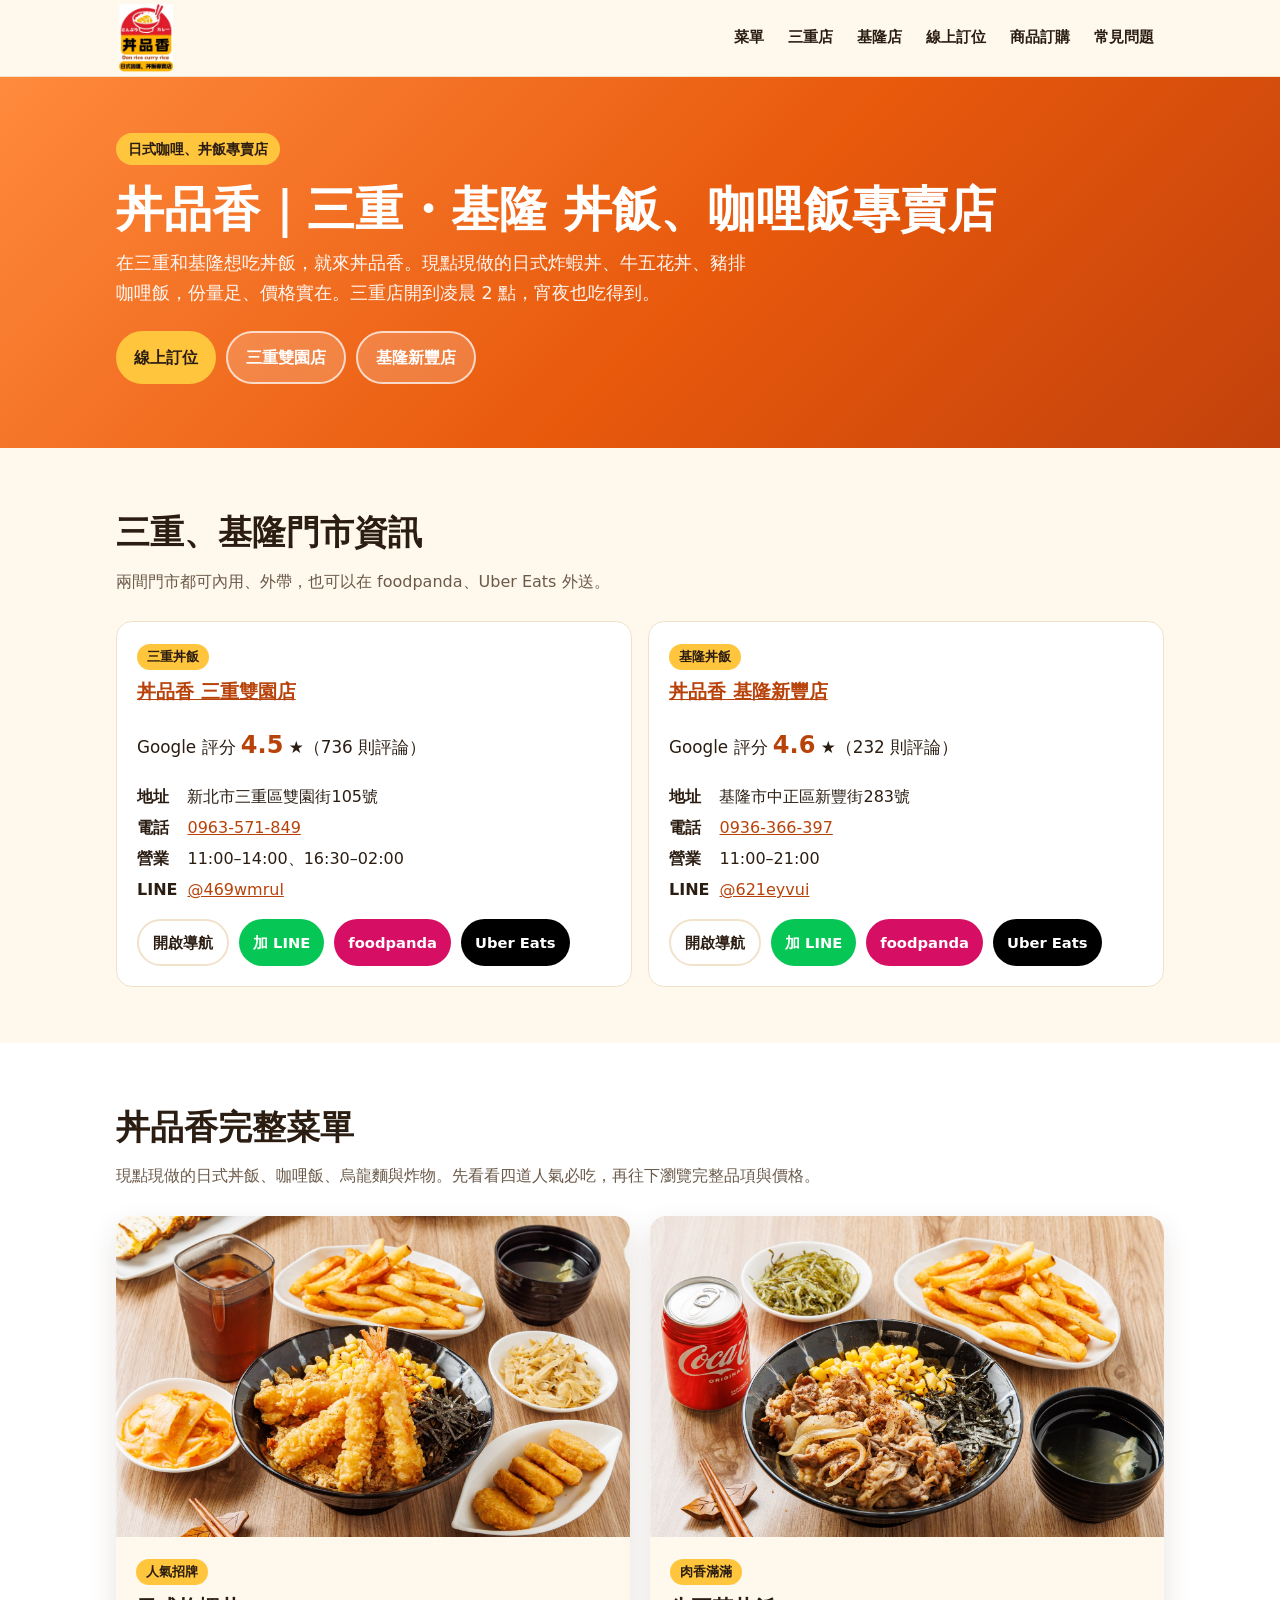
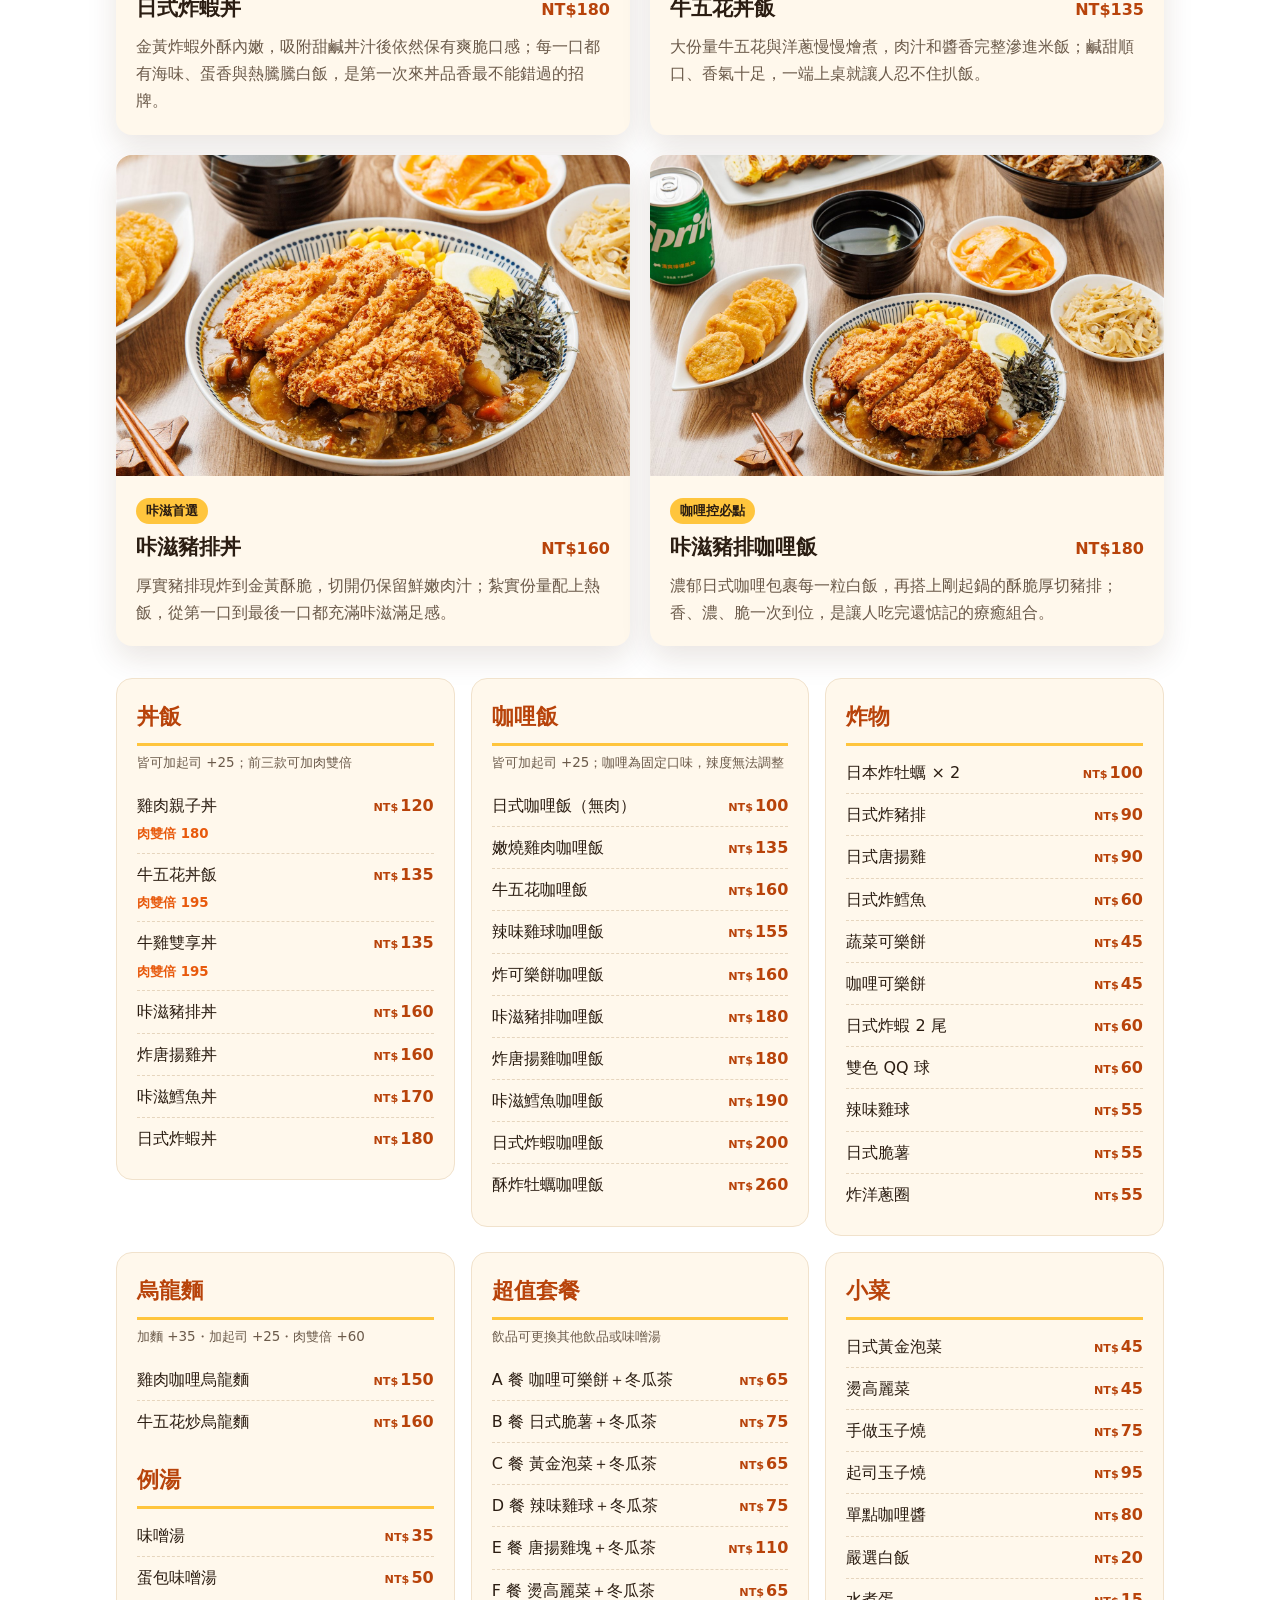
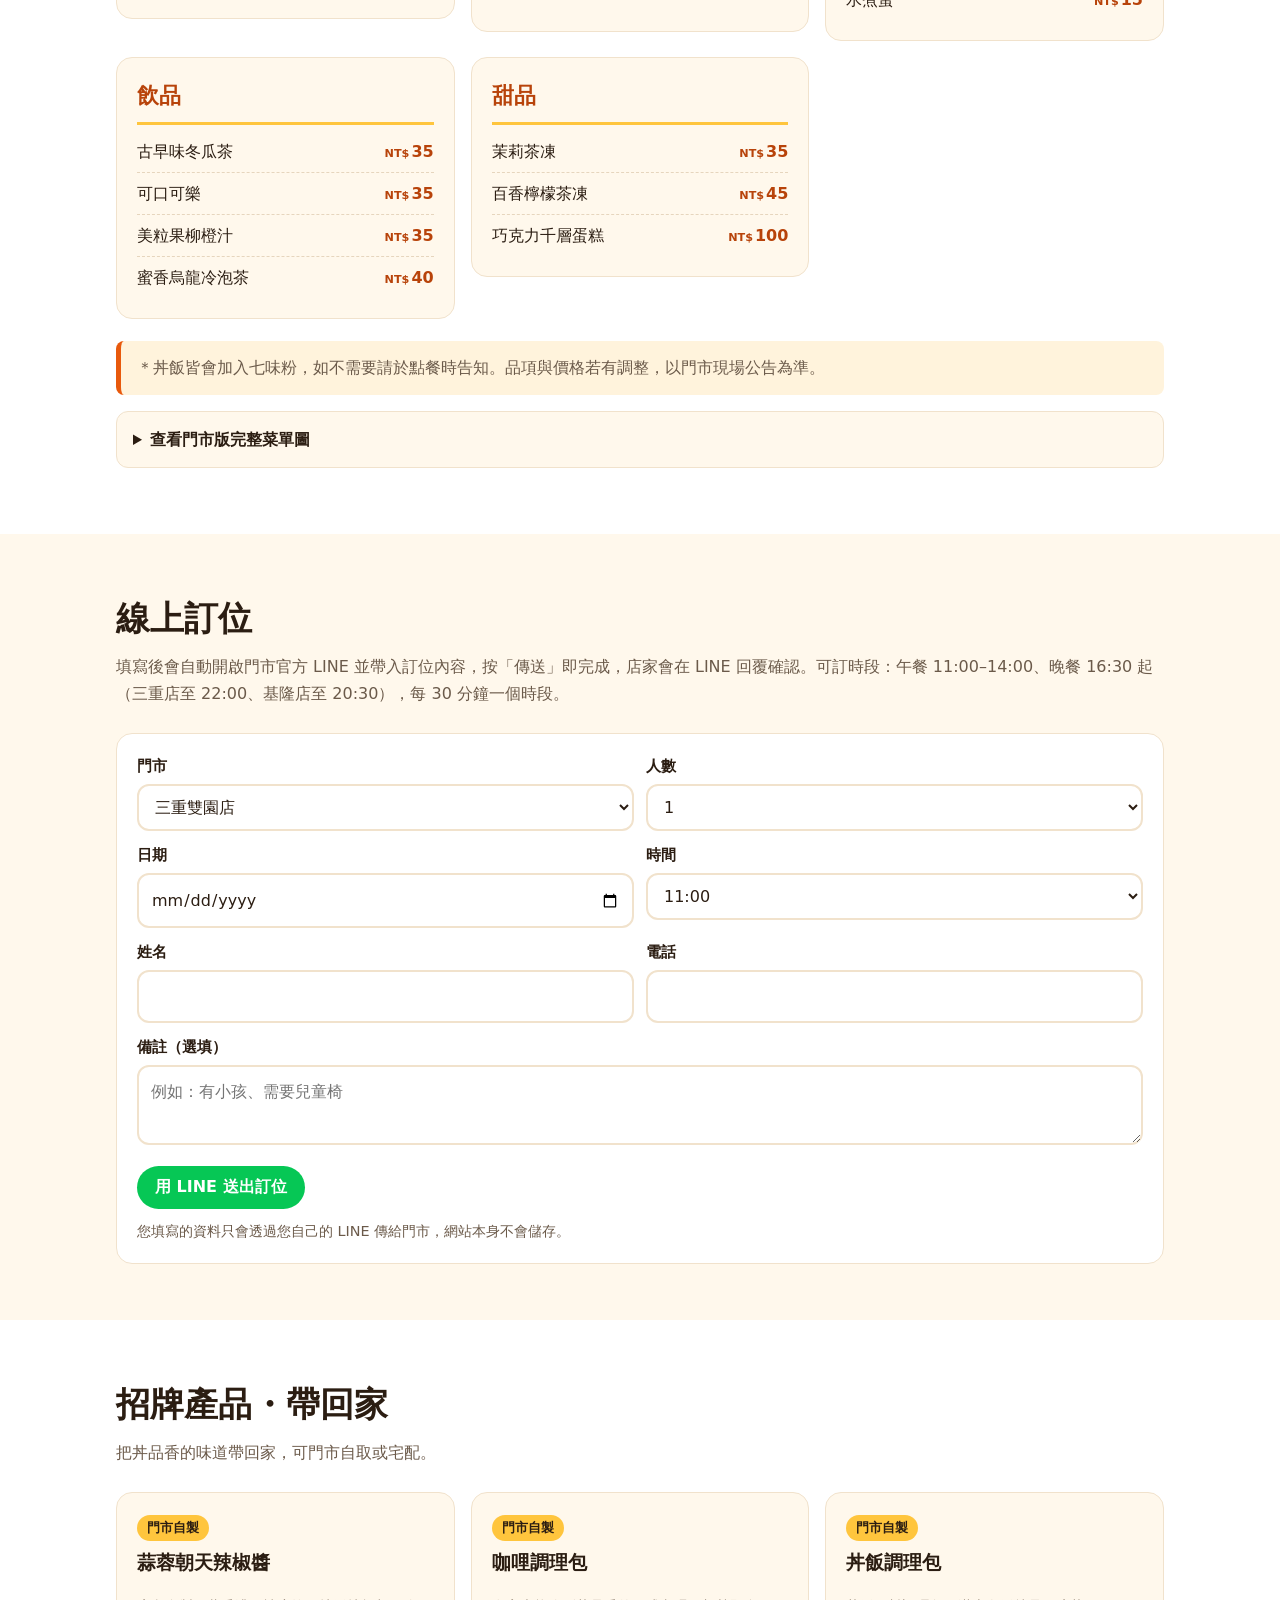
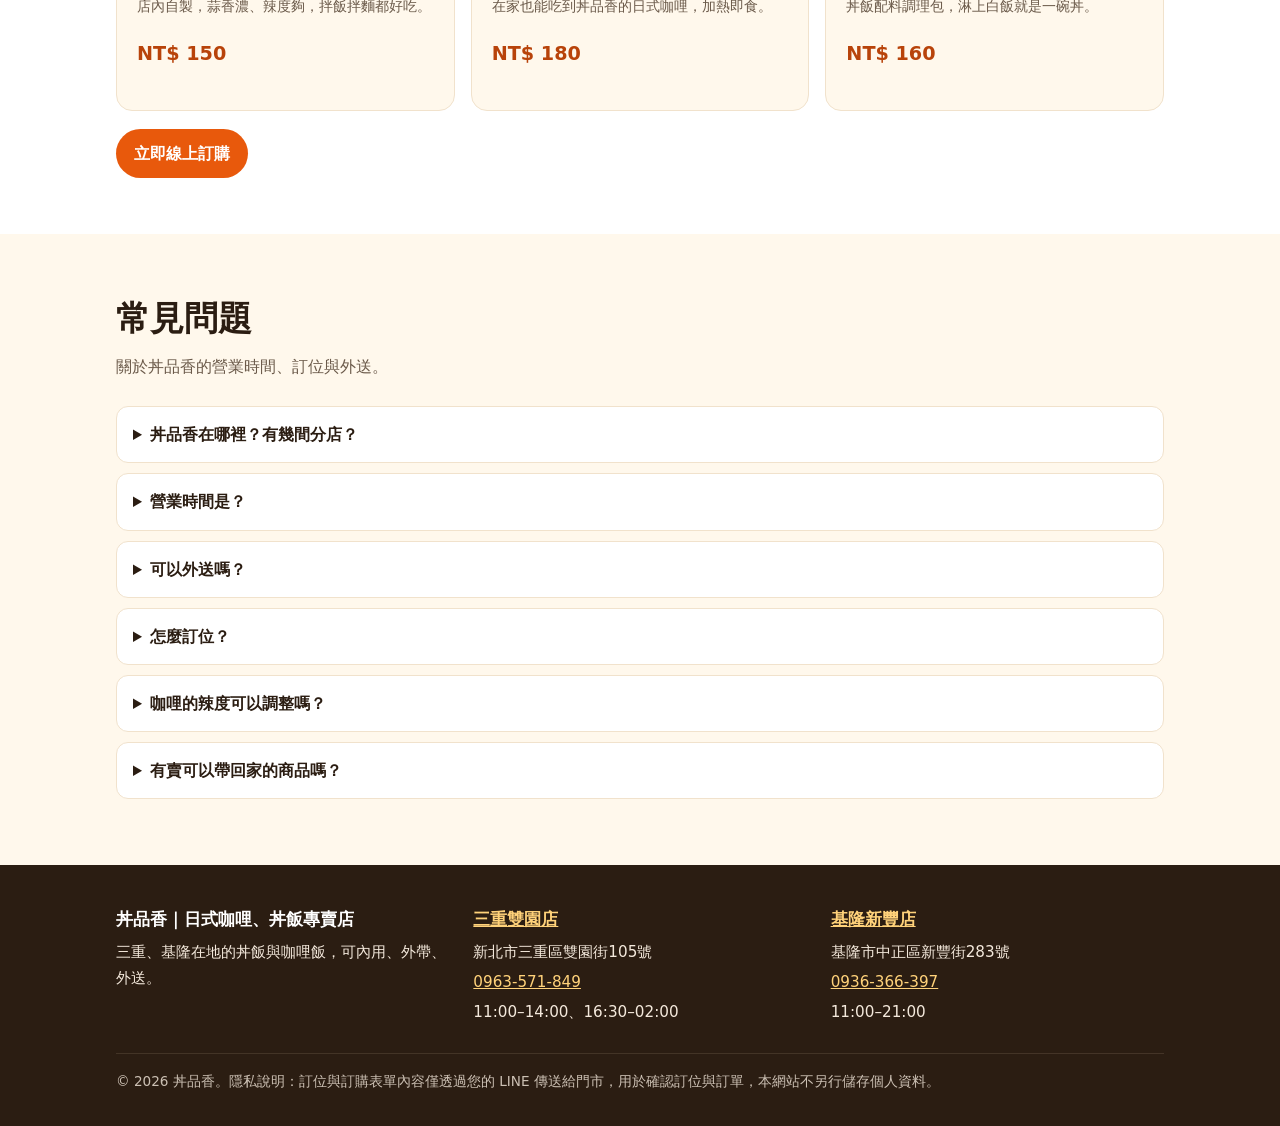
<file: index.html>
<!doctype html>
<html lang="zh-Hant-TW">
<head>
<meta charset="utf-8">
<meta name="viewport" content="width=device-width,initial-scale=1">
<title>丼品香｜三重・基隆 丼飯咖哩飯專賣店｜線上訂位・外送</title>
<meta name="description" content="丼品香是三重、基隆的日式丼飯與咖哩飯專賣店。三重雙園店營業到凌晨2點，基隆新豐店位於新豐街。招牌日式炸蝦丼、牛五花丼、豬排咖哩飯，可線上訂位、外帶、foodpanda／Uber Eats 外送。">
<link rel="canonical" href="https://www.currytaipei.com.tw/">
<meta name="robots" content="index,follow,max-image-preview:large">
<meta name="theme-color" content="#e8590c">
<meta property="og:type" content="restaurant">
<meta property="og:site_name" content="丼品香">
<meta property="og:locale" content="zh_TW">
<meta property="og:title" content="丼品香｜三重・基隆 丼飯咖哩飯專賣店｜線上訂位・外送">
<meta property="og:description" content="丼品香是三重、基隆的日式丼飯與咖哩飯專賣店。三重雙園店營業到凌晨2點，基隆新豐店位於新豐街。招牌日式炸蝦丼、牛五花丼、豬排咖哩飯，可線上訂位、外帶、foodpanda／Uber Eats 外送。">
<meta property="og:url" content="https://www.currytaipei.com.tw/">
<meta property="og:image" content="https://www.currytaipei.com.tw/og-image.png">
<meta property="og:image:width" content="1200"><meta property="og:image:height" content="630">
<meta name="twitter:card" content="summary_large_image">
<link rel="icon" href="/favicon.svg" type="image/svg+xml">
<link rel="apple-touch-icon" href="/favicon-512.png">
<link rel="stylesheet" href="/assets/style.css">
<script type="application/ld+json">{"@context": "https://schema.org", "@graph": [{"@type": "Organization", "@id": "https://www.currytaipei.com.tw/#org", "name": "丼品香", "alternateName": "丼品香 日式咖哩丼飯專賣店", "url": "https://www.currytaipei.com.tw/", "logo": "https://www.currytaipei.com.tw/favicon-512.png", "slogan": "日式咖哩、丼飯專賣店"}, {"@type": "WebSite", "@id": "https://www.currytaipei.com.tw/#website", "url": "https://www.currytaipei.com.tw/", "name": "丼品香", "inLanguage": "zh-TW", "publisher": {"@id": "https://www.currytaipei.com.tw/#org"}}, {"@type": "Restaurant", "@id": "https://www.currytaipei.com.tw/sanchong/#restaurant", "name": "丼品香 三重雙園店", "alternateName": ["丼品香", "丼品香 三重"], "description": "丼品香三重雙園店，三重日式丼飯、咖哩飯專賣店。招牌日式炸蝦丼、牛五花丼、豬排咖哩飯，可內用、外帶、外送。", "url": "https://www.currytaipei.com.tw/sanchong/", "telephone": "+886-963-571-849", "image": "https://www.currytaipei.com.tw/og-image.png", "servesCuisine": ["丼飯", "日式咖哩", "日式料理"], "priceRange": "$", "address": {"@type": "PostalAddress", "streetAddress": "雙園街105號", "addressLocality": "三重區", "addressRegion": "新北市", "postalCode": "241", "addressCountry": "TW"}, "hasMap": "https://www.google.com/maps/search/?api=1&query=丼品香+新北市三重區雙園街105號", "openingHoursSpecification": [{"@type": "OpeningHoursSpecification", "dayOfWeek": ["Monday", "Tuesday", "Wednesday", "Thursday", "Friday", "Saturday", "Sunday"], "opens": "11:00", "closes": "14:00"}, {"@type": "OpeningHoursSpecification", "dayOfWeek": ["Monday", "Tuesday", "Wednesday", "Thursday", "Friday", "Saturday", "Sunday"], "opens": "16:30", "closes": "02:00"}], "acceptsReservations": true, "menu": "https://www.currytaipei.com.tw/sanchong/#menu", "areaServed": "三重", "sameAs": ["https://www.foodpanda.com.tw/restaurant/i2x5/jing-pin-xiang", "https://www.ubereats.com/tw/store/%E4%B8%BC%E5%93%81%E9%A6%99-%E4%B8%BC%E9%A3%AF%E5%92%96%E5%93%A9%E9%A3%AF%E5%B0%88%E8%B3%A3-%E4%B8%89%E9%87%8D%E5%BA%97/HFAEr3odXqOGn_Exjzl7ng", "https://line.me/R/ti/p/@469wmrul"], "parentOrganization": {"@id": "https://www.currytaipei.com.tw/#org"}}, {"@type": "Restaurant", "@id": "https://www.currytaipei.com.tw/keelung/#restaurant", "name": "丼品香 基隆新豐店", "alternateName": ["丼品香", "丼品香 基隆"], "description": "丼品香基隆新豐店，基隆日式丼飯、咖哩飯專賣店。招牌日式炸蝦丼、牛五花丼、豬排咖哩飯，可內用、外帶、外送。", "url": "https://www.currytaipei.com.tw/keelung/", "telephone": "+886-936-366-397", "image": "https://www.currytaipei.com.tw/og-image.png", "servesCuisine": ["丼飯", "日式咖哩", "日式料理"], "priceRange": "$", "address": {"@type": "PostalAddress", "streetAddress": "新豐街283號", "addressLocality": "中正區", "addressRegion": "基隆市", "postalCode": "202", "addressCountry": "TW"}, "hasMap": "https://www.google.com/maps/search/?api=1&query=丼品香+基隆市中正區新豐街283號", "openingHoursSpecification": [{"@type": "OpeningHoursSpecification", "dayOfWeek": ["Monday", "Tuesday", "Wednesday", "Thursday", "Friday", "Saturday", "Sunday"], "opens": "11:00", "closes": "21:00"}], "acceptsReservations": true, "menu": "https://www.currytaipei.com.tw/keelung/#menu", "areaServed": "基隆", "sameAs": ["https://www.foodpanda.com.tw/restaurant/ixo3/jing-pin-xiang-ji-long-xin-feng-dian", "https://www.ubereats.com/tw/store/%E4%B8%BC%E5%93%81%E9%A6%99-%E5%9F%BA%E9%9A%86%E6%96%B0%E8%B1%90%E5%BA%97/AlehlFl3X2Wnk4hs9MSs-w", "https://line.me/R/ti/p/@621eyvui"], "parentOrganization": {"@id": "https://www.currytaipei.com.tw/#org"}}]}</script>
<script type="application/ld+json">{"@context": "https://schema.org", "@type": "FAQPage", "mainEntity": [{"@type": "Question", "name": "丼品香在哪裡？有幾間分店？", "acceptedAnswer": {"@type": "Answer", "text": "目前有兩間門市：三重雙園店（新北市三重區雙園街105號）與基隆新豐店（基隆市中正區新豐街283號）。"}}, {"@type": "Question", "name": "營業時間是？", "acceptedAnswer": {"@type": "Answer", "text": "三重雙園店 11:00–14:00、16:30–02:00；基隆新豐店 11:00–21:00。實際營業與公休以各店官方 LINE 公告為準。"}}, {"@type": "Question", "name": "可以外送嗎？", "acceptedAnswer": {"@type": "Answer", "text": "可以，兩間門市都有上架 foodpanda 與 Uber Eats，也可以外帶。"}}, {"@type": "Question", "name": "怎麼訂位？", "acceptedAnswer": {"@type": "Answer", "text": "在網站「線上訂位」填寫資料，系統會開啟該門市的官方 LINE 並帶入訂位內容，按傳送即完成，店家會以 LINE 回覆確認。"}}, {"@type": "Question", "name": "咖哩的辣度可以調整嗎？", "acceptedAnswer": {"@type": "Answer", "text": "咖哩為固定口味，辣度無法調整；怕辣的朋友可以選擇丼飯類，想加辣可以搭配店內的蒜蓉朝天辣椒醬。"}}, {"@type": "Question", "name": "有賣可以帶回家的商品嗎？", "acceptedAnswer": {"@type": "Answer", "text": "有，蒜蓉朝天辣椒醬、咖哩調理包、丼飯調理包，可以在「商品訂購」頁面透過 LINE 下單，門市自取或宅配。"}}]}</script>
</head>
<body>
<header class="site-header"><div class="wrap">
<a class="logo" href="/" aria-label="丼品香 首頁"><img src="/assets/logo-donpinxiang.png" width="502" height="632" alt="丼品香 日式咖哩、丼飯專賣店"></a>
<nav class="nav" aria-label="主選單">
<a href="/#menu">菜單</a><a href="/sanchong/">三重店</a><a href="/keelung/">基隆店</a><a href="/#booking">線上訂位</a><a href="/shop/">商品訂購</a><a href="/#faq">常見問題</a>
</nav></div></header>
<main>
<section class="hero"><div class="wrap">
<span class="eyebrow">日式咖哩、丼飯專賣店</span>
<h1>丼品香｜三重・基隆 丼飯、咖哩飯專賣店</h1>
<p>在三重和基隆想吃丼飯，就來丼品香。現點現做的日式炸蝦丼、牛五花丼、豬排咖哩飯，份量足、價格實在。三重店開到凌晨 2 點，宵夜也吃得到。</p>
<div class="btns"><a class="btn btn-primary" href="#booking">線上訂位</a><a class="btn btn-ghost" href="/sanchong/">三重雙園店</a><a class="btn btn-ghost" href="/keelung/">基隆新豐店</a></div>
</div></section>
<section id="stores"><div class="wrap">
<h2>三重、基隆門市資訊</h2>
<p class="lead">兩間門市都可內用、外帶，也可以在 foodpanda、Uber Eats 外送。</p>
<div class="grid g2"><article class="card store">
<span class="tag">三重丼飯</span>
<h3><a href="/sanchong/">丼品香 三重雙園店</a></h3>
<p class="rating">Google 評分 <b>4.5</b> ★（736 則評論）</p>
<dl>
<dt>地址</dt><dd>新北市三重區雙園街105號</dd>
<dt>電話</dt><dd><a href="tel:0963571849">0963-571-849</a></dd>
<dt>營業</dt><dd>11:00–14:00、16:30–02:00</dd>
<dt>LINE</dt><dd><a href="https://line.me/R/ti/p/@469wmrul" rel="noopener">@469wmrul</a></dd>
</dl>
<div class="btns">
<a class="btn btn-map" href="https://www.google.com/maps/search/?api=1&query=丼品香+新北市三重區雙園街105號" target="_blank" rel="noopener">開啟導航</a>
<a class="btn btn-line" href="https://line.me/R/ti/p/@469wmrul" target="_blank" rel="noopener">加 LINE</a>
<a class="btn btn-panda" href="https://www.foodpanda.com.tw/restaurant/i2x5/jing-pin-xiang" target="_blank" rel="noopener">foodpanda</a>
<a class="btn btn-uber" href="https://www.ubereats.com/tw/store/%E4%B8%BC%E5%93%81%E9%A6%99-%E4%B8%BC%E9%A3%AF%E5%92%96%E5%93%A9%E9%A3%AF%E5%B0%88%E8%B3%A3-%E4%B8%89%E9%87%8D%E5%BA%97/HFAEr3odXqOGn_Exjzl7ng" target="_blank" rel="noopener">Uber Eats</a>
</div></article><article class="card store">
<span class="tag">基隆丼飯</span>
<h3><a href="/keelung/">丼品香 基隆新豐店</a></h3>
<p class="rating">Google 評分 <b>4.6</b> ★（232 則評論）</p>
<dl>
<dt>地址</dt><dd>基隆市中正區新豐街283號</dd>
<dt>電話</dt><dd><a href="tel:0936366397">0936-366-397</a></dd>
<dt>營業</dt><dd>11:00–21:00</dd>
<dt>LINE</dt><dd><a href="https://line.me/R/ti/p/@621eyvui" rel="noopener">@621eyvui</a></dd>
</dl>
<div class="btns">
<a class="btn btn-map" href="https://www.google.com/maps/search/?api=1&query=丼品香+基隆市中正區新豐街283號" target="_blank" rel="noopener">開啟導航</a>
<a class="btn btn-line" href="https://line.me/R/ti/p/@621eyvui" target="_blank" rel="noopener">加 LINE</a>
<a class="btn btn-panda" href="https://www.foodpanda.com.tw/restaurant/ixo3/jing-pin-xiang-ji-long-xin-feng-dian" target="_blank" rel="noopener">foodpanda</a>
<a class="btn btn-uber" href="https://www.ubereats.com/tw/store/%E4%B8%BC%E5%93%81%E9%A6%99-%E5%9F%BA%E9%9A%86%E6%96%B0%E8%B1%90%E5%BA%97/AlehlFl3X2Wnk4hs9MSs-w" target="_blank" rel="noopener">Uber Eats</a>
</div></article></div>
</div></section>
<section id="menu" class="alt"><div class="wrap">
<h2>丼品香完整菜單</h2>
<p class="lead">現點現做的日式丼飯、咖哩飯、烏龍麵與炸物。先看看四道人氣必吃，再往下瀏覽完整品項與價格。</p>

<div class="featured-menu">
<article class="featured-dish card"><img src="/assets/menu-shrimp-don.jpg" width="1600" height="1067" alt="丼品香日式炸蝦丼，金黃炸蝦搭配海苔、玉米與丼飯" loading="lazy"><div class="featured-copy"><span class="tag">人氣招牌</span><h3>日式炸蝦丼 <strong>NT$180</strong></h3><p>金黃炸蝦外酥內嫩，吸附甜鹹丼汁後依然保有爽脆口感；每一口都有海味、蛋香與熱騰騰白飯，是第一次來丼品香最不能錯過的招牌。</p></div></article>
<article class="featured-dish card"><img src="/assets/menu-beef-don.jpg" width="1600" height="1067" alt="丼品香牛五花丼，牛五花與洋蔥鋪滿白飯" loading="lazy"><div class="featured-copy"><span class="tag">肉香滿滿</span><h3>牛五花丼飯 <strong>NT$135</strong></h3><p>大份量牛五花與洋蔥慢慢燴煮，肉汁和醬香完整滲進米飯；鹹甜順口、香氣十足，一端上桌就讓人忍不住扒飯。</p></div></article>
<article class="featured-dish card"><img src="/assets/menu-pork-don.jpg" width="1600" height="1067" alt="丼品香咔滋豬排丼，厚切炸豬排酥脆多汁" loading="lazy"><div class="featured-copy"><span class="tag">咔滋首選</span><h3>咔滋豬排丼 <strong>NT$160</strong></h3><p>厚實豬排現炸到金黃酥脆，切開仍保留鮮嫩肉汁；紮實份量配上熱飯，從第一口到最後一口都充滿咔滋滿足感。</p></div></article>
<article class="featured-dish card"><img src="/assets/menu-pork-curry.jpg" width="1600" height="1067" alt="丼品香咔滋豬排咖哩飯，現炸豬排搭配濃郁日式咖哩" loading="lazy"><div class="featured-copy"><span class="tag">咖哩控必點</span><h3>咔滋豬排咖哩飯 <strong>NT$180</strong></h3><p>濃郁日式咖哩包裹每一粒白飯，再搭上剛起鍋的酥脆厚切豬排；香、濃、脆一次到位，是讓人吃完還惦記的療癒組合。</p></div></article>
</div>

<div class="menu-groups" aria-label="完整菜單與價格">
<article class="menu-group"><h3>丼飯</h3><p class="menu-extra">皆可加起司 +25；前三款可加肉雙倍</p><ul class="price-list"><li><span>雞肉親子丼</span><b>120</b><small>肉雙倍 180</small></li><li><span>牛五花丼飯</span><b>135</b><small>肉雙倍 195</small></li><li><span>牛雞雙享丼</span><b>135</b><small>肉雙倍 195</small></li><li><span>咔滋豬排丼</span><b>160</b></li><li><span>炸唐揚雞丼</span><b>160</b></li><li><span>咔滋鱈魚丼</span><b>170</b></li><li><span>日式炸蝦丼</span><b>180</b></li></ul></article>
<article class="menu-group"><h3>咖哩飯</h3><p class="menu-extra">皆可加起司 +25；咖哩為固定口味，辣度無法調整</p><ul class="price-list"><li><span>日式咖哩飯（無肉）</span><b>100</b></li><li><span>嫩燒雞肉咖哩飯</span><b>135</b></li><li><span>牛五花咖哩飯</span><b>160</b></li><li><span>辣味雞球咖哩飯</span><b>155</b></li><li><span>炸可樂餅咖哩飯</span><b>160</b></li><li><span>咔滋豬排咖哩飯</span><b>180</b></li><li><span>炸唐揚雞咖哩飯</span><b>180</b></li><li><span>咔滋鱈魚咖哩飯</span><b>190</b></li><li><span>日式炸蝦咖哩飯</span><b>200</b></li><li><span>酥炸牡蠣咖哩飯</span><b>260</b></li></ul></article>
<article class="menu-group"><h3>炸物</h3><ul class="price-list"><li><span>日本炸牡蠣 × 2</span><b>100</b></li><li><span>日式炸豬排</span><b>90</b></li><li><span>日式唐揚雞</span><b>90</b></li><li><span>日式炸鱈魚</span><b>60</b></li><li><span>蔬菜可樂餅</span><b>45</b></li><li><span>咖哩可樂餅</span><b>45</b></li><li><span>日式炸蝦 2 尾</span><b>60</b></li><li><span>雙色 QQ 球</span><b>60</b></li><li><span>辣味雞球</span><b>55</b></li><li><span>日式脆薯</span><b>55</b></li><li><span>炸洋蔥圈</span><b>55</b></li></ul></article>
<article class="menu-group"><h3>烏龍麵</h3><p class="menu-extra">加麵 +35・加起司 +25・肉雙倍 +60</p><ul class="price-list"><li><span>雞肉咖哩烏龍麵</span><b>150</b></li><li><span>牛五花炒烏龍麵</span><b>160</b></li></ul><h3 class="subhead">例湯</h3><ul class="price-list"><li><span>味噌湯</span><b>35</b></li><li><span>蛋包味噌湯</span><b>50</b></li></ul></article>
<article class="menu-group"><h3>超值套餐</h3><p class="menu-extra">飲品可更換其他飲品或味噌湯</p><ul class="price-list"><li><span>A 餐 咖哩可樂餅＋冬瓜茶</span><b>65</b></li><li><span>B 餐 日式脆薯＋冬瓜茶</span><b>75</b></li><li><span>C 餐 黃金泡菜＋冬瓜茶</span><b>65</b></li><li><span>D 餐 辣味雞球＋冬瓜茶</span><b>75</b></li><li><span>E 餐 唐揚雞塊＋冬瓜茶</span><b>110</b></li><li><span>F 餐 燙高麗菜＋冬瓜茶</span><b>65</b></li></ul></article>
<article class="menu-group"><h3>小菜</h3><ul class="price-list"><li><span>日式黃金泡菜</span><b>45</b></li><li><span>燙高麗菜</span><b>45</b></li><li><span>手做玉子燒</span><b>75</b></li><li><span>起司玉子燒</span><b>95</b></li><li><span>單點咖哩醬</span><b>80</b></li><li><span>嚴選白飯</span><b>20</b></li><li><span>水煮蛋</span><b>15</b></li></ul></article>
<article class="menu-group"><h3>飲品</h3><ul class="price-list"><li><span>古早味冬瓜茶</span><b>35</b></li><li><span>可口可樂</span><b>35</b></li><li><span>美粒果柳橙汁</span><b>35</b></li><li><span>蜜香烏龍冷泡茶</span><b>40</b></li></ul></article>
<article class="menu-group"><h3>甜品</h3><ul class="price-list"><li><span>茉莉茶凍</span><b>35</b></li><li><span>百香檸檬茶凍</span><b>45</b></li><li><span>巧克力千層蛋糕</span><b>100</b></li></ul></article>
</div>
<p class="menu-note">＊丼飯皆會加入七味粉，如不需要請於點餐時告知。品項與價格若有調整，以門市現場公告為準。</p>
<details class="menu-board"><summary>查看門市版完整菜單圖</summary><img src="/assets/menu-board.png" width="1414" height="2000" alt="丼品香完整菜單，包含丼飯、咖哩飯、炸物、烏龍麵、小菜、飲品與甜品價格" loading="lazy"></details>
</div></section>
<section id="booking"><div class="wrap">
<h2>線上訂位</h2>
<p class="lead">填寫後會自動開啟門市官方 LINE 並帶入訂位內容，按「傳送」即完成，店家會在 LINE 回覆確認。可訂時段：午餐 11:00–14:00、晚餐 16:30 起（三重店至 22:00、基隆店至 20:30），每 30 分鐘一個時段。</p>
<form id="booking-form" class="card">
<div class="row">
<div><label for="b-store">門市</label><select id="b-store" name="store"><option value="sanchong" selected>三重雙園店</option><option value="keelung">基隆新豐店</option></select></div>
<div><label for="b-people">人數</label><select id="b-people" name="people"><option>1</option><option>2</option><option>3</option><option>4</option><option>5</option><option>6</option><option>7</option><option>8</option><option>9</option><option>10</option></select></div>
</div>
<div class="row">
<div><label for="b-date">日期</label><input id="b-date" name="date" type="date" required></div>
<div><label for="b-time">時間</label><select id="b-time" name="time" required></select></div>
</div>
<div class="row">
<div><label for="b-name">姓名</label><input id="b-name" name="name" autocomplete="name" required></div>
<div><label for="b-phone">電話</label><input id="b-phone" name="phone" type="tel" autocomplete="tel" required></div>
</div>
<div class="row"><div><label for="b-note">備註（選填）</label><textarea id="b-note" name="note" rows="2" placeholder="例如：有小孩、需要兒童椅"></textarea></div></div>
<button class="btn btn-line" type="submit">用 LINE 送出訂位</button>
<p class="note" style="margin:10px 0 0">您填寫的資料只會透過您自己的 LINE 傳給門市，網站本身不會儲存。</p>
<div id="booking-msg" class="form-msg" role="status"></div>
</form></div></section>
<section id="products" class="alt"><div class="wrap">
<h2>招牌產品・帶回家</h2>
<p class="lead">把丼品香的味道帶回家，可門市自取或宅配。</p>
<div class="grid g3"><article class="card"><span class="tag">門市自製</span><h3>蒜蓉朝天辣椒醬</h3><p class="note">店內自製，蒜香濃、辣度夠，拌飯拌麵都好吃。</p><p class="price">NT$ 150</p></article><article class="card"><span class="tag">門市自製</span><h3>咖哩調理包</h3><p class="note">在家也能吃到丼品香的日式咖哩，加熱即食。</p><p class="price">NT$ 180</p></article><article class="card"><span class="tag">門市自製</span><h3>丼飯調理包</h3><p class="note">丼飯配料調理包，淋上白飯就是一碗丼。</p><p class="price">NT$ 160</p></article></div>
<div class="btns" style="margin-top:18px"><a class="btn btn-brand" href="/shop/">立即線上訂購</a></div>
</div></section>
<section id="faq"><div class="wrap"><h2>常見問題</h2><p class="lead">關於丼品香的營業時間、訂位與外送。</p><details><summary>丼品香在哪裡？有幾間分店？</summary><p>目前有兩間門市：三重雙園店（新北市三重區雙園街105號）與基隆新豐店（基隆市中正區新豐街283號）。</p></details><details><summary>營業時間是？</summary><p>三重雙園店 11:00–14:00、16:30–02:00；基隆新豐店 11:00–21:00。實際營業與公休以各店官方 LINE 公告為準。</p></details><details><summary>可以外送嗎？</summary><p>可以，兩間門市都有上架 foodpanda 與 Uber Eats，也可以外帶。</p></details><details><summary>怎麼訂位？</summary><p>在網站「線上訂位」填寫資料，系統會開啟該門市的官方 LINE 並帶入訂位內容，按傳送即完成，店家會以 LINE 回覆確認。</p></details><details><summary>咖哩的辣度可以調整嗎？</summary><p>咖哩為固定口味，辣度無法調整；怕辣的朋友可以選擇丼飯類，想加辣可以搭配店內的蒜蓉朝天辣椒醬。</p></details><details><summary>有賣可以帶回家的商品嗎？</summary><p>有，蒜蓉朝天辣椒醬、咖哩調理包、丼飯調理包，可以在「商品訂購」頁面透過 LINE 下單，門市自取或宅配。</p></details></div></section>
</main>
<footer><div class="wrap">
<div class="grid g3">
<div><h3>丼品香｜日式咖哩、丼飯專賣店</h3><p>三重、基隆在地的丼飯與咖哩飯，可內用、外帶、外送。</p></div>
<div><h3><a href="/sanchong/">三重雙園店</a></h3><p>新北市三重區雙園街105號</p><p><a href="tel:0963571849">0963-571-849</a></p><p>11:00–14:00、16:30–02:00</p></div>
<div><h3><a href="/keelung/">基隆新豐店</a></h3><p>基隆市中正區新豐街283號</p><p><a href="tel:0936366397">0936-366-397</a></p><p>11:00–21:00</p></div>
</div>
<p class="copy">© <span id="year"></span> 丼品香。隱私說明：訂位與訂購表單內容僅透過您的 LINE 傳送給門市，用於確認訂位與訂單，本網站不另行儲存個人資料。</p>
</div></footer>
<script src="/assets/app.js" defer></script>
</body></html>
</file>
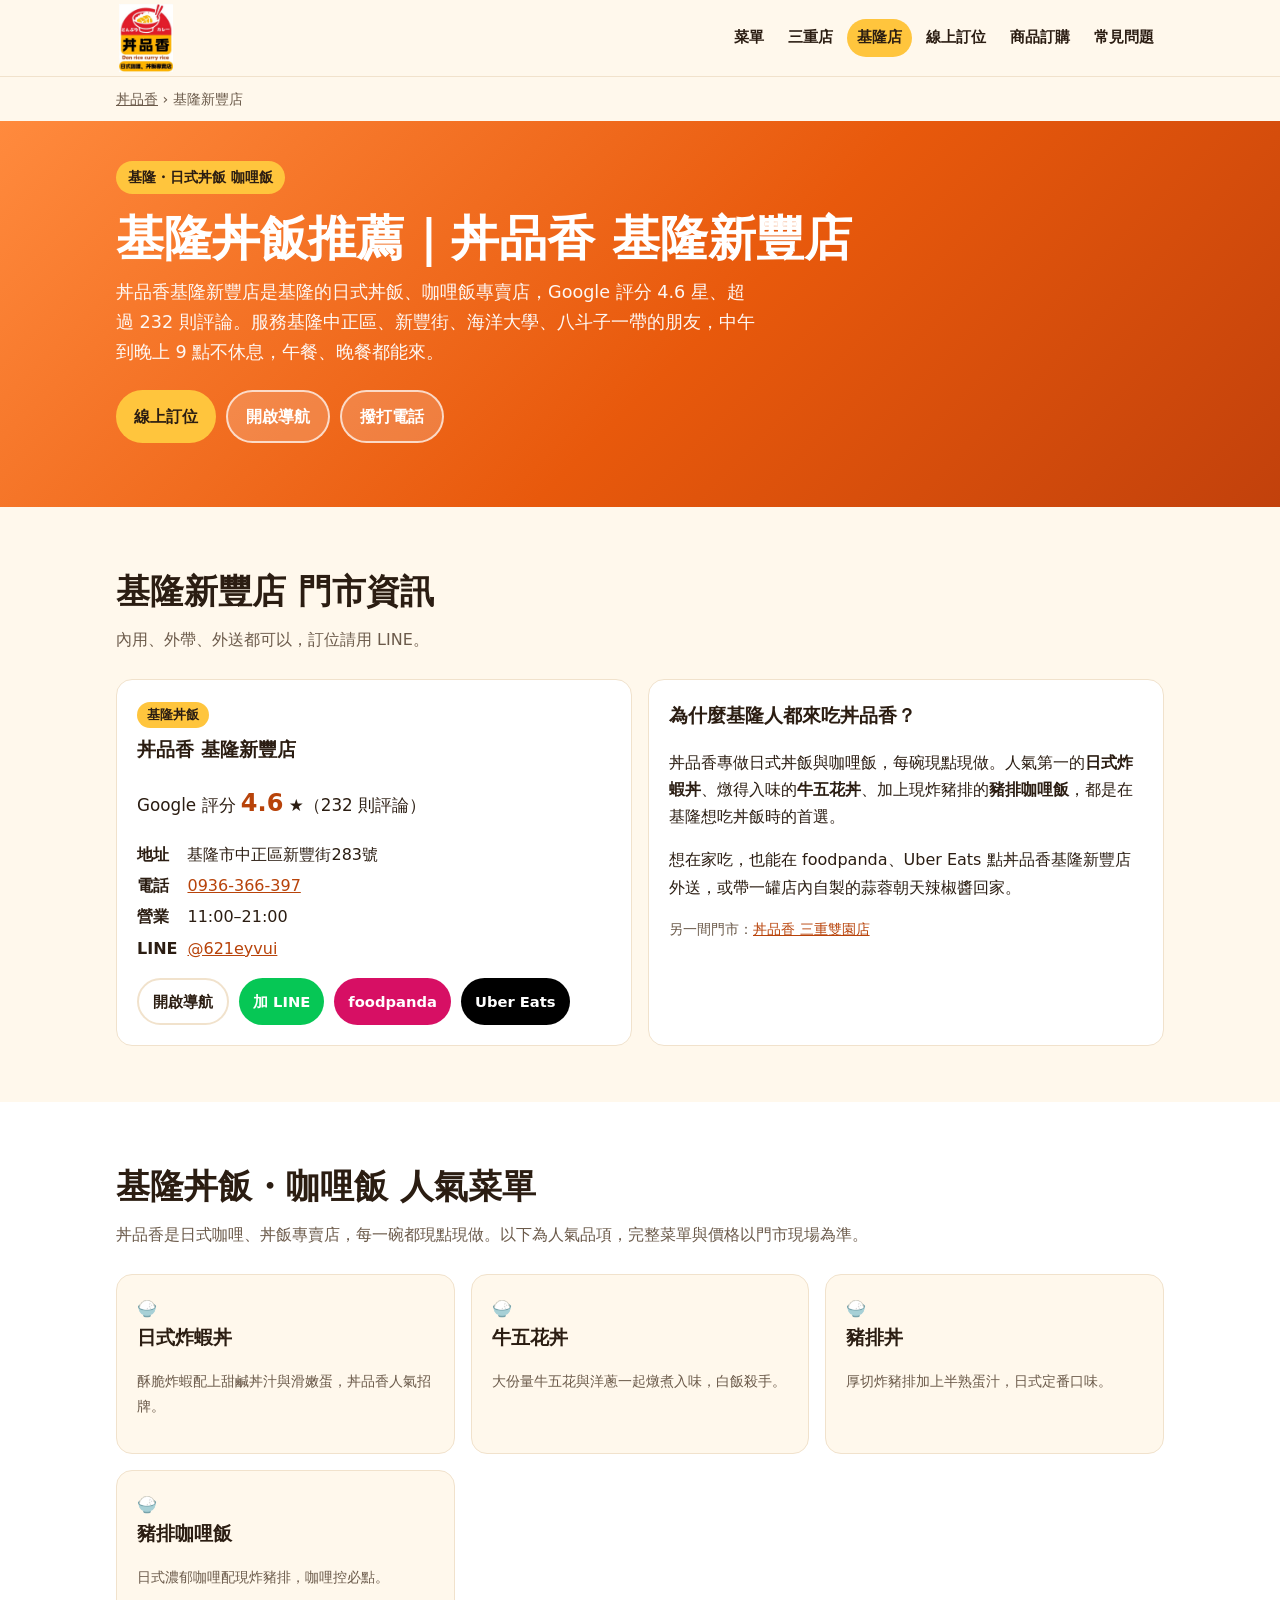
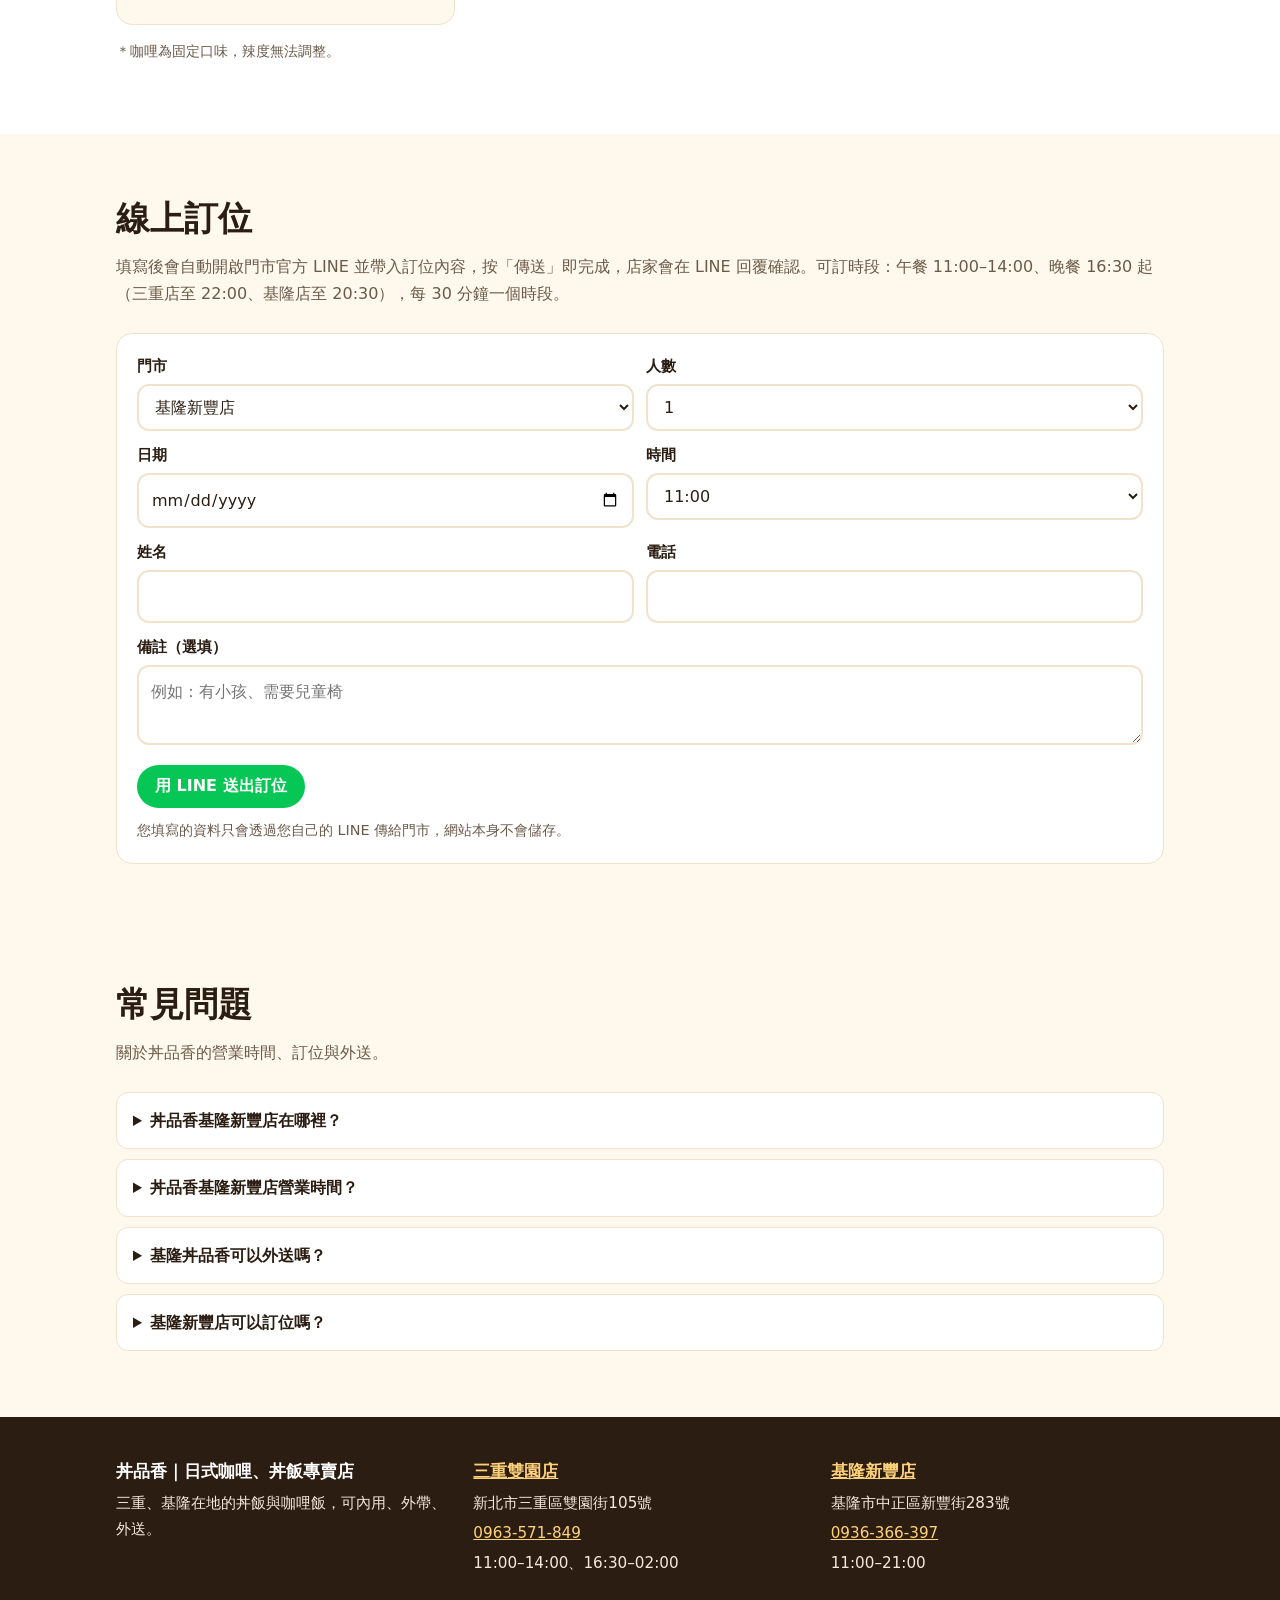
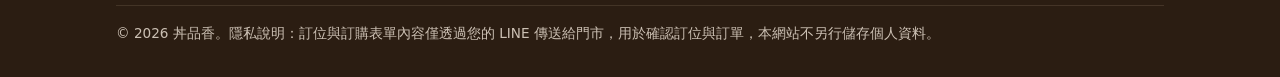
<file: keelung/index.html>
<!doctype html>
<html lang="zh-Hant-TW">
<head>
<meta charset="utf-8">
<meta name="viewport" content="width=device-width,initial-scale=1">
<title>基隆丼飯推薦｜丼品香 基隆新豐店｜咖哩飯・外送・線上訂位</title>
<meta name="description" content="丼品香基隆新豐店位於基隆市中正區新豐街283號，基隆日式丼飯、咖哩飯專賣店，Google 4.6 星 232 則評論。營業 11:00–21:00，可內用、外帶、foodpanda／Uber Eats 外送、LINE 線上訂位。">
<link rel="canonical" href="https://www.currytaipei.com.tw/keelung/">
<meta name="robots" content="index,follow,max-image-preview:large">
<meta name="theme-color" content="#e8590c">
<meta property="og:type" content="restaurant">
<meta property="og:site_name" content="丼品香">
<meta property="og:locale" content="zh_TW">
<meta property="og:title" content="基隆丼飯推薦｜丼品香 基隆新豐店｜咖哩飯・外送・線上訂位">
<meta property="og:description" content="丼品香基隆新豐店位於基隆市中正區新豐街283號，基隆日式丼飯、咖哩飯專賣店，Google 4.6 星 232 則評論。營業 11:00–21:00，可內用、外帶、foodpanda／Uber Eats 外送、LINE 線上訂位。">
<meta property="og:url" content="https://www.currytaipei.com.tw/keelung/">
<meta property="og:image" content="https://www.currytaipei.com.tw/og-image.png">
<meta property="og:image:width" content="1200"><meta property="og:image:height" content="630">
<meta name="twitter:card" content="summary_large_image">
<link rel="icon" href="/favicon.svg" type="image/svg+xml">
<link rel="apple-touch-icon" href="/favicon-512.png">
<link rel="stylesheet" href="/assets/style.css">
<script type="application/ld+json">{"@context": "https://schema.org", "@type": "Restaurant", "@id": "https://www.currytaipei.com.tw/keelung/#restaurant", "name": "丼品香 基隆新豐店", "alternateName": ["丼品香", "丼品香 基隆"], "description": "丼品香基隆新豐店，基隆日式丼飯、咖哩飯專賣店。招牌日式炸蝦丼、牛五花丼、豬排咖哩飯，可內用、外帶、外送。", "url": "https://www.currytaipei.com.tw/keelung/", "telephone": "+886-936-366-397", "image": "https://www.currytaipei.com.tw/og-image.png", "servesCuisine": ["丼飯", "日式咖哩", "日式料理"], "priceRange": "$", "address": {"@type": "PostalAddress", "streetAddress": "新豐街283號", "addressLocality": "中正區", "addressRegion": "基隆市", "postalCode": "202", "addressCountry": "TW"}, "hasMap": "https://www.google.com/maps/search/?api=1&query=丼品香+基隆市中正區新豐街283號", "openingHoursSpecification": [{"@type": "OpeningHoursSpecification", "dayOfWeek": ["Monday", "Tuesday", "Wednesday", "Thursday", "Friday", "Saturday", "Sunday"], "opens": "11:00", "closes": "21:00"}], "acceptsReservations": true, "menu": "https://www.currytaipei.com.tw/keelung/#menu", "areaServed": "基隆", "sameAs": ["https://www.foodpanda.com.tw/restaurant/ixo3/jing-pin-xiang-ji-long-xin-feng-dian", "https://www.ubereats.com/tw/store/%E4%B8%BC%E5%93%81%E9%A6%99-%E5%9F%BA%E9%9A%86%E6%96%B0%E8%B1%90%E5%BA%97/AlehlFl3X2Wnk4hs9MSs-w", "https://line.me/R/ti/p/@621eyvui"], "parentOrganization": {"@id": "https://www.currytaipei.com.tw/#org"}}</script>
<script type="application/ld+json">{"@context": "https://schema.org", "@type": "FAQPage", "mainEntity": [{"@type": "Question", "name": "丼品香基隆新豐店在哪裡？", "acceptedAnswer": {"@type": "Answer", "text": "地址是基隆市中正區新豐街283號，可點「開啟導航」用 Google 地圖前往，電話 0936-366-397。"}}, {"@type": "Question", "name": "丼品香基隆新豐店營業時間？", "acceptedAnswer": {"@type": "Answer", "text": "11:00–21:00。實際營業與公休以官方 LINE @621eyvui 公告為準。"}}, {"@type": "Question", "name": "基隆丼品香可以外送嗎？", "acceptedAnswer": {"@type": "Answer", "text": "可以，基隆新豐店有上架 foodpanda 與 Uber Eats，外送範圍以平台顯示為準。"}}, {"@type": "Question", "name": "基隆新豐店可以訂位嗎？", "acceptedAnswer": {"@type": "Answer", "text": "可以，在本頁「線上訂位」填寫後，用 LINE 傳送給門市即可，店家會回覆確認。"}}]}</script>
<script type="application/ld+json">{"@context": "https://schema.org", "@type": "BreadcrumbList", "itemListElement": [{"@type": "ListItem", "position": 1, "name": "丼品香", "item": "https://www.currytaipei.com.tw/"}, {"@type": "ListItem", "position": 2, "name": "基隆新豐店", "item": "https://www.currytaipei.com.tw/keelung/"}]}</script>
</head>
<body>
<header class="site-header"><div class="wrap">
<a class="logo" href="/" aria-label="丼品香 首頁"><img src="/assets/logo-donpinxiang.png" width="502" height="632" alt="丼品香 日式咖哩、丼飯專賣店"></a>
<nav class="nav" aria-label="主選單">
<a href="/#menu">菜單</a><a href="/sanchong/">三重店</a><a href="/keelung/" aria-current="page">基隆店</a><a href="/#booking">線上訂位</a><a href="/shop/">商品訂購</a><a href="/#faq">常見問題</a>
</nav></div></header>
<main>
<div class="wrap crumbs"><a href="/">丼品香</a> › 基隆新豐店</div>
<section class="hero" style="padding-top:40px"><div class="wrap">
<span class="eyebrow">基隆・日式丼飯 咖哩飯</span>
<h1>基隆丼飯推薦｜丼品香 基隆新豐店</h1>
<p>丼品香基隆新豐店是基隆的日式丼飯、咖哩飯專賣店，Google 評分 4.6 星、超過 232 則評論。服務基隆中正區、新豐街、海洋大學、八斗子一帶的朋友，中午到晚上 9 點不休息，午餐、晚餐都能來。</p>
<div class="btns"><a class="btn btn-primary" href="#booking">線上訂位</a><a class="btn btn-ghost" href="https://www.google.com/maps/search/?api=1&query=丼品香+基隆市中正區新豐街283號" target="_blank" rel="noopener">開啟導航</a><a class="btn btn-ghost" href="tel:0936366397">撥打電話</a></div>
</div></section>
<section><div class="wrap">
<h2>基隆新豐店 門市資訊</h2>
<p class="lead">內用、外帶、外送都可以，訂位請用 LINE。</p>
<div class="grid g2"><article class="card store">
<span class="tag">基隆丼飯</span>
<h3>丼品香 基隆新豐店</h3>
<p class="rating">Google 評分 <b>4.6</b> ★（232 則評論）</p>
<dl>
<dt>地址</dt><dd>基隆市中正區新豐街283號</dd>
<dt>電話</dt><dd><a href="tel:0936366397">0936-366-397</a></dd>
<dt>營業</dt><dd>11:00–21:00</dd>
<dt>LINE</dt><dd><a href="https://line.me/R/ti/p/@621eyvui" rel="noopener">@621eyvui</a></dd>
</dl>
<div class="btns">
<a class="btn btn-map" href="https://www.google.com/maps/search/?api=1&query=丼品香+基隆市中正區新豐街283號" target="_blank" rel="noopener">開啟導航</a>
<a class="btn btn-line" href="https://line.me/R/ti/p/@621eyvui" target="_blank" rel="noopener">加 LINE</a>
<a class="btn btn-panda" href="https://www.foodpanda.com.tw/restaurant/ixo3/jing-pin-xiang-ji-long-xin-feng-dian" target="_blank" rel="noopener">foodpanda</a>
<a class="btn btn-uber" href="https://www.ubereats.com/tw/store/%E4%B8%BC%E5%93%81%E9%A6%99-%E5%9F%BA%E9%9A%86%E6%96%B0%E8%B1%90%E5%BA%97/AlehlFl3X2Wnk4hs9MSs-w" target="_blank" rel="noopener">Uber Eats</a>
</div></article>
<article class="card"><h3>為什麼基隆人都來吃丼品香？</h3>
<p>丼品香專做日式丼飯與咖哩飯，每碗現點現做。人氣第一的<b>日式炸蝦丼</b>、燉得入味的<b>牛五花丼</b>、加上現炸豬排的<b>豬排咖哩飯</b>，都是在基隆想吃丼飯時的首選。</p>
<p>想在家吃，也能在 foodpanda、Uber Eats 點丼品香基隆新豐店外送，或帶一罐店內自製的蒜蓉朝天辣椒醬回家。</p>
<p class="note">另一間門市：<a href="/sanchong/">丼品香 三重雙園店</a></p></article>
</div></div></section>
<section id="menu" class="alt"><div class="wrap">
<h2>基隆丼飯・咖哩飯 人氣菜單</h2>
<p class="lead">丼品香是日式咖哩、丼飯專賣店，每一碗都現點現做。以下為人氣品項，完整菜單與價格以門市現場為準。</p>
<div class="grid g2"><article class="card menu-item"><div class="bowl" aria-hidden="true">🍚</div><div><h3>日式炸蝦丼</h3><p class="note">酥脆炸蝦配上甜鹹丼汁與滑嫩蛋，丼品香人氣招牌。</p></div></article><article class="card menu-item"><div class="bowl" aria-hidden="true">🍚</div><div><h3>牛五花丼</h3><p class="note">大份量牛五花與洋蔥一起燉煮入味，白飯殺手。</p></div></article><article class="card menu-item"><div class="bowl" aria-hidden="true">🍚</div><div><h3>豬排丼</h3><p class="note">厚切炸豬排加上半熟蛋汁，日式定番口味。</p></div></article><article class="card menu-item"><div class="bowl" aria-hidden="true">🍚</div><div><h3>豬排咖哩飯</h3><p class="note">日式濃郁咖哩配現炸豬排，咖哩控必點。</p></div></article></div>
<p class="note" style="margin-top:14px">＊咖哩為固定口味，辣度無法調整。</p>
</div></section>
<section id="booking"><div class="wrap">
<h2>線上訂位</h2>
<p class="lead">填寫後會自動開啟門市官方 LINE 並帶入訂位內容，按「傳送」即完成，店家會在 LINE 回覆確認。可訂時段：午餐 11:00–14:00、晚餐 16:30 起（三重店至 22:00、基隆店至 20:30），每 30 分鐘一個時段。</p>
<form id="booking-form" class="card">
<div class="row">
<div><label for="b-store">門市</label><select id="b-store" name="store"><option value="sanchong">三重雙園店</option><option value="keelung" selected>基隆新豐店</option></select></div>
<div><label for="b-people">人數</label><select id="b-people" name="people"><option>1</option><option>2</option><option>3</option><option>4</option><option>5</option><option>6</option><option>7</option><option>8</option><option>9</option><option>10</option></select></div>
</div>
<div class="row">
<div><label for="b-date">日期</label><input id="b-date" name="date" type="date" required></div>
<div><label for="b-time">時間</label><select id="b-time" name="time" required></select></div>
</div>
<div class="row">
<div><label for="b-name">姓名</label><input id="b-name" name="name" autocomplete="name" required></div>
<div><label for="b-phone">電話</label><input id="b-phone" name="phone" type="tel" autocomplete="tel" required></div>
</div>
<div class="row"><div><label for="b-note">備註（選填）</label><textarea id="b-note" name="note" rows="2" placeholder="例如：有小孩、需要兒童椅"></textarea></div></div>
<button class="btn btn-line" type="submit">用 LINE 送出訂位</button>
<p class="note" style="margin:10px 0 0">您填寫的資料只會透過您自己的 LINE 傳給門市，網站本身不會儲存。</p>
<div id="booking-msg" class="form-msg" role="status"></div>
</form></div></section>
<section id="faq"><div class="wrap"><h2>常見問題</h2><p class="lead">關於丼品香的營業時間、訂位與外送。</p><details><summary>丼品香基隆新豐店在哪裡？</summary><p>地址是基隆市中正區新豐街283號，可點「開啟導航」用 Google 地圖前往，電話 0936-366-397。</p></details><details><summary>丼品香基隆新豐店營業時間？</summary><p>11:00–21:00。實際營業與公休以官方 LINE @621eyvui 公告為準。</p></details><details><summary>基隆丼品香可以外送嗎？</summary><p>可以，基隆新豐店有上架 foodpanda 與 Uber Eats，外送範圍以平台顯示為準。</p></details><details><summary>基隆新豐店可以訂位嗎？</summary><p>可以，在本頁「線上訂位」填寫後，用 LINE 傳送給門市即可，店家會回覆確認。</p></details></div></section>
</main>
<footer><div class="wrap">
<div class="grid g3">
<div><h3>丼品香｜日式咖哩、丼飯專賣店</h3><p>三重、基隆在地的丼飯與咖哩飯，可內用、外帶、外送。</p></div>
<div><h3><a href="/sanchong/">三重雙園店</a></h3><p>新北市三重區雙園街105號</p><p><a href="tel:0963571849">0963-571-849</a></p><p>11:00–14:00、16:30–02:00</p></div>
<div><h3><a href="/keelung/">基隆新豐店</a></h3><p>基隆市中正區新豐街283號</p><p><a href="tel:0936366397">0936-366-397</a></p><p>11:00–21:00</p></div>
</div>
<p class="copy">© <span id="year"></span> 丼品香。隱私說明：訂位與訂購表單內容僅透過您的 LINE 傳送給門市，用於確認訂位與訂單，本網站不另行儲存個人資料。</p>
</div></footer>
<script src="/assets/app.js" defer></script>
</body></html>
</file>
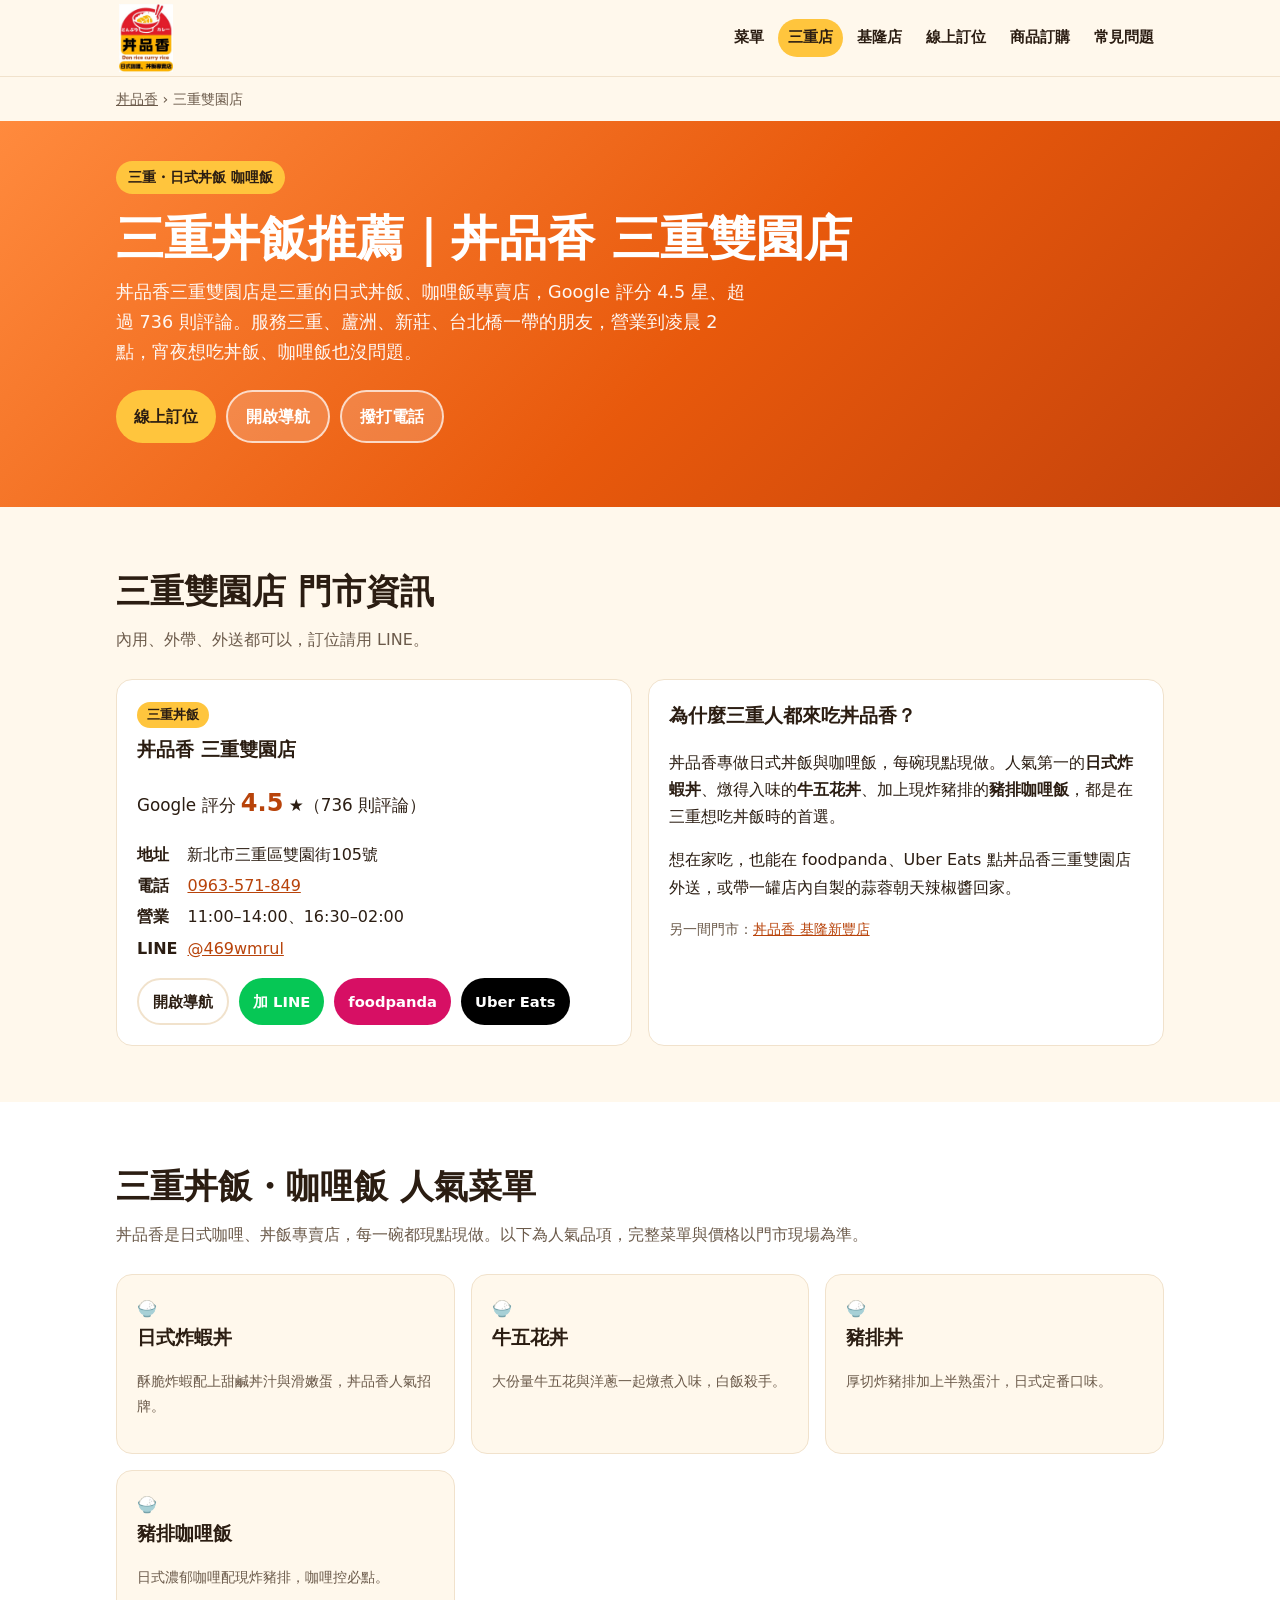
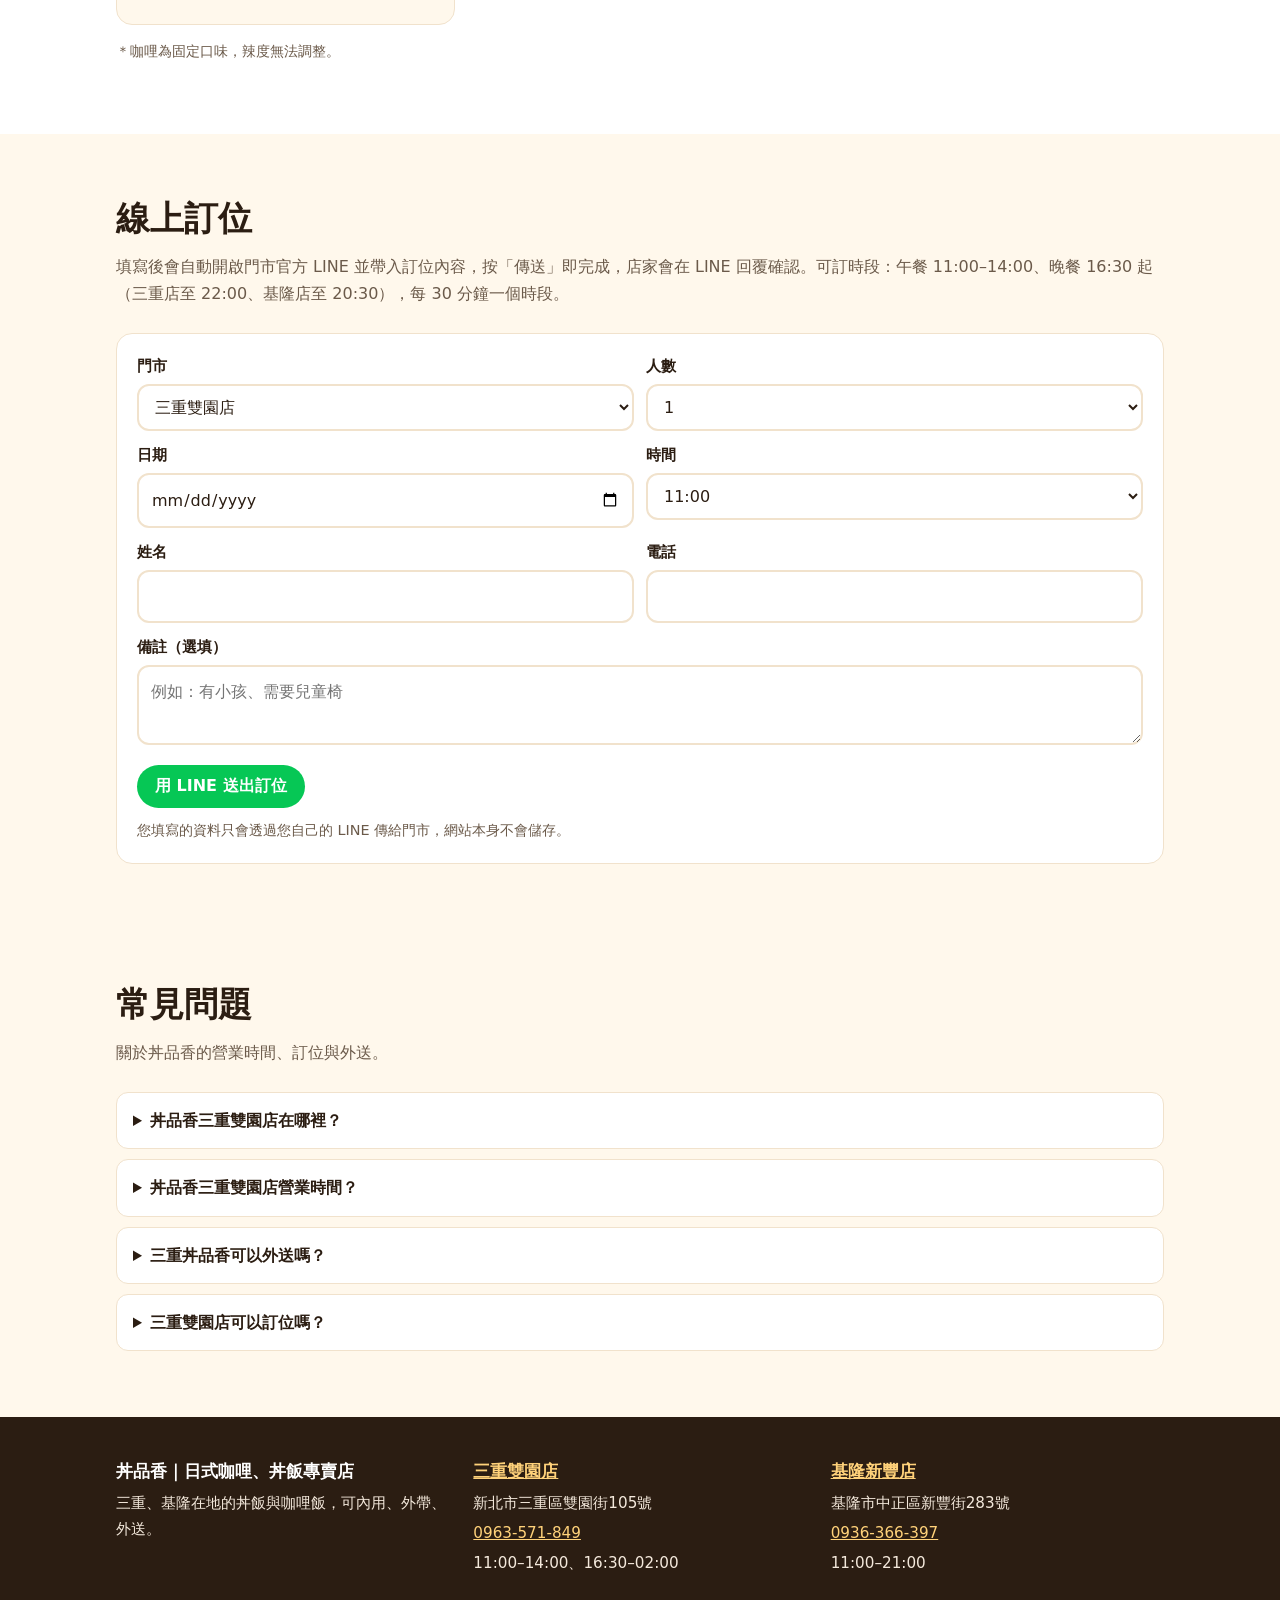
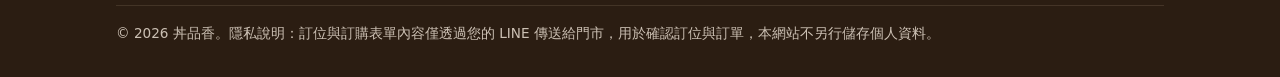
<file: sanchong/index.html>
<!doctype html>
<html lang="zh-Hant-TW">
<head>
<meta charset="utf-8">
<meta name="viewport" content="width=device-width,initial-scale=1">
<title>三重丼飯推薦｜丼品香 三重雙園店｜咖哩飯・外送・線上訂位</title>
<meta name="description" content="丼品香三重雙園店位於新北市三重區雙園街105號，三重日式丼飯、咖哩飯專賣店，Google 4.5 星 736 則評論。營業 11:00–14:00、16:30–02:00，可內用、外帶、foodpanda／Uber Eats 外送、LINE 線上訂位。">
<link rel="canonical" href="https://www.currytaipei.com.tw/sanchong/">
<meta name="robots" content="index,follow,max-image-preview:large">
<meta name="theme-color" content="#e8590c">
<meta property="og:type" content="restaurant">
<meta property="og:site_name" content="丼品香">
<meta property="og:locale" content="zh_TW">
<meta property="og:title" content="三重丼飯推薦｜丼品香 三重雙園店｜咖哩飯・外送・線上訂位">
<meta property="og:description" content="丼品香三重雙園店位於新北市三重區雙園街105號，三重日式丼飯、咖哩飯專賣店，Google 4.5 星 736 則評論。營業 11:00–14:00、16:30–02:00，可內用、外帶、foodpanda／Uber Eats 外送、LINE 線上訂位。">
<meta property="og:url" content="https://www.currytaipei.com.tw/sanchong/">
<meta property="og:image" content="https://www.currytaipei.com.tw/og-image.png">
<meta property="og:image:width" content="1200"><meta property="og:image:height" content="630">
<meta name="twitter:card" content="summary_large_image">
<link rel="icon" href="/favicon.svg" type="image/svg+xml">
<link rel="apple-touch-icon" href="/favicon-512.png">
<link rel="stylesheet" href="/assets/style.css">
<script type="application/ld+json">{"@context": "https://schema.org", "@type": "Restaurant", "@id": "https://www.currytaipei.com.tw/sanchong/#restaurant", "name": "丼品香 三重雙園店", "alternateName": ["丼品香", "丼品香 三重"], "description": "丼品香三重雙園店，三重日式丼飯、咖哩飯專賣店。招牌日式炸蝦丼、牛五花丼、豬排咖哩飯，可內用、外帶、外送。", "url": "https://www.currytaipei.com.tw/sanchong/", "telephone": "+886-963-571-849", "image": "https://www.currytaipei.com.tw/og-image.png", "servesCuisine": ["丼飯", "日式咖哩", "日式料理"], "priceRange": "$", "address": {"@type": "PostalAddress", "streetAddress": "雙園街105號", "addressLocality": "三重區", "addressRegion": "新北市", "postalCode": "241", "addressCountry": "TW"}, "hasMap": "https://www.google.com/maps/search/?api=1&query=丼品香+新北市三重區雙園街105號", "openingHoursSpecification": [{"@type": "OpeningHoursSpecification", "dayOfWeek": ["Monday", "Tuesday", "Wednesday", "Thursday", "Friday", "Saturday", "Sunday"], "opens": "11:00", "closes": "14:00"}, {"@type": "OpeningHoursSpecification", "dayOfWeek": ["Monday", "Tuesday", "Wednesday", "Thursday", "Friday", "Saturday", "Sunday"], "opens": "16:30", "closes": "02:00"}], "acceptsReservations": true, "menu": "https://www.currytaipei.com.tw/sanchong/#menu", "areaServed": "三重", "sameAs": ["https://www.foodpanda.com.tw/restaurant/i2x5/jing-pin-xiang", "https://www.ubereats.com/tw/store/%E4%B8%BC%E5%93%81%E9%A6%99-%E4%B8%BC%E9%A3%AF%E5%92%96%E5%93%A9%E9%A3%AF%E5%B0%88%E8%B3%A3-%E4%B8%89%E9%87%8D%E5%BA%97/HFAEr3odXqOGn_Exjzl7ng", "https://line.me/R/ti/p/@469wmrul"], "parentOrganization": {"@id": "https://www.currytaipei.com.tw/#org"}}</script>
<script type="application/ld+json">{"@context": "https://schema.org", "@type": "FAQPage", "mainEntity": [{"@type": "Question", "name": "丼品香三重雙園店在哪裡？", "acceptedAnswer": {"@type": "Answer", "text": "地址是新北市三重區雙園街105號，可點「開啟導航」用 Google 地圖前往，電話 0963-571-849。"}}, {"@type": "Question", "name": "丼品香三重雙園店營業時間？", "acceptedAnswer": {"@type": "Answer", "text": "11:00–14:00、16:30–02:00。實際營業與公休以官方 LINE @469wmrul 公告為準。"}}, {"@type": "Question", "name": "三重丼品香可以外送嗎？", "acceptedAnswer": {"@type": "Answer", "text": "可以，三重雙園店有上架 foodpanda 與 Uber Eats，外送範圍以平台顯示為準。"}}, {"@type": "Question", "name": "三重雙園店可以訂位嗎？", "acceptedAnswer": {"@type": "Answer", "text": "可以，在本頁「線上訂位」填寫後，用 LINE 傳送給門市即可，店家會回覆確認。"}}]}</script>
<script type="application/ld+json">{"@context": "https://schema.org", "@type": "BreadcrumbList", "itemListElement": [{"@type": "ListItem", "position": 1, "name": "丼品香", "item": "https://www.currytaipei.com.tw/"}, {"@type": "ListItem", "position": 2, "name": "三重雙園店", "item": "https://www.currytaipei.com.tw/sanchong/"}]}</script>
</head>
<body>
<header class="site-header"><div class="wrap">
<a class="logo" href="/" aria-label="丼品香 首頁"><img src="/assets/logo-donpinxiang.png" width="502" height="632" alt="丼品香 日式咖哩、丼飯專賣店"></a>
<nav class="nav" aria-label="主選單">
<a href="/#menu">菜單</a><a href="/sanchong/" aria-current="page">三重店</a><a href="/keelung/">基隆店</a><a href="/#booking">線上訂位</a><a href="/shop/">商品訂購</a><a href="/#faq">常見問題</a>
</nav></div></header>
<main>
<div class="wrap crumbs"><a href="/">丼品香</a> › 三重雙園店</div>
<section class="hero" style="padding-top:40px"><div class="wrap">
<span class="eyebrow">三重・日式丼飯 咖哩飯</span>
<h1>三重丼飯推薦｜丼品香 三重雙園店</h1>
<p>丼品香三重雙園店是三重的日式丼飯、咖哩飯專賣店，Google 評分 4.5 星、超過 736 則評論。服務三重、蘆洲、新莊、台北橋一帶的朋友，營業到凌晨 2 點，宵夜想吃丼飯、咖哩飯也沒問題。</p>
<div class="btns"><a class="btn btn-primary" href="#booking">線上訂位</a><a class="btn btn-ghost" href="https://www.google.com/maps/search/?api=1&query=丼品香+新北市三重區雙園街105號" target="_blank" rel="noopener">開啟導航</a><a class="btn btn-ghost" href="tel:0963571849">撥打電話</a></div>
</div></section>
<section><div class="wrap">
<h2>三重雙園店 門市資訊</h2>
<p class="lead">內用、外帶、外送都可以，訂位請用 LINE。</p>
<div class="grid g2"><article class="card store">
<span class="tag">三重丼飯</span>
<h3>丼品香 三重雙園店</h3>
<p class="rating">Google 評分 <b>4.5</b> ★（736 則評論）</p>
<dl>
<dt>地址</dt><dd>新北市三重區雙園街105號</dd>
<dt>電話</dt><dd><a href="tel:0963571849">0963-571-849</a></dd>
<dt>營業</dt><dd>11:00–14:00、16:30–02:00</dd>
<dt>LINE</dt><dd><a href="https://line.me/R/ti/p/@469wmrul" rel="noopener">@469wmrul</a></dd>
</dl>
<div class="btns">
<a class="btn btn-map" href="https://www.google.com/maps/search/?api=1&query=丼品香+新北市三重區雙園街105號" target="_blank" rel="noopener">開啟導航</a>
<a class="btn btn-line" href="https://line.me/R/ti/p/@469wmrul" target="_blank" rel="noopener">加 LINE</a>
<a class="btn btn-panda" href="https://www.foodpanda.com.tw/restaurant/i2x5/jing-pin-xiang" target="_blank" rel="noopener">foodpanda</a>
<a class="btn btn-uber" href="https://www.ubereats.com/tw/store/%E4%B8%BC%E5%93%81%E9%A6%99-%E4%B8%BC%E9%A3%AF%E5%92%96%E5%93%A9%E9%A3%AF%E5%B0%88%E8%B3%A3-%E4%B8%89%E9%87%8D%E5%BA%97/HFAEr3odXqOGn_Exjzl7ng" target="_blank" rel="noopener">Uber Eats</a>
</div></article>
<article class="card"><h3>為什麼三重人都來吃丼品香？</h3>
<p>丼品香專做日式丼飯與咖哩飯，每碗現點現做。人氣第一的<b>日式炸蝦丼</b>、燉得入味的<b>牛五花丼</b>、加上現炸豬排的<b>豬排咖哩飯</b>，都是在三重想吃丼飯時的首選。</p>
<p>想在家吃，也能在 foodpanda、Uber Eats 點丼品香三重雙園店外送，或帶一罐店內自製的蒜蓉朝天辣椒醬回家。</p>
<p class="note">另一間門市：<a href="/keelung/">丼品香 基隆新豐店</a></p></article>
</div></div></section>
<section id="menu" class="alt"><div class="wrap">
<h2>三重丼飯・咖哩飯 人氣菜單</h2>
<p class="lead">丼品香是日式咖哩、丼飯專賣店，每一碗都現點現做。以下為人氣品項，完整菜單與價格以門市現場為準。</p>
<div class="grid g2"><article class="card menu-item"><div class="bowl" aria-hidden="true">🍚</div><div><h3>日式炸蝦丼</h3><p class="note">酥脆炸蝦配上甜鹹丼汁與滑嫩蛋，丼品香人氣招牌。</p></div></article><article class="card menu-item"><div class="bowl" aria-hidden="true">🍚</div><div><h3>牛五花丼</h3><p class="note">大份量牛五花與洋蔥一起燉煮入味，白飯殺手。</p></div></article><article class="card menu-item"><div class="bowl" aria-hidden="true">🍚</div><div><h3>豬排丼</h3><p class="note">厚切炸豬排加上半熟蛋汁，日式定番口味。</p></div></article><article class="card menu-item"><div class="bowl" aria-hidden="true">🍚</div><div><h3>豬排咖哩飯</h3><p class="note">日式濃郁咖哩配現炸豬排，咖哩控必點。</p></div></article></div>
<p class="note" style="margin-top:14px">＊咖哩為固定口味，辣度無法調整。</p>
</div></section>
<section id="booking"><div class="wrap">
<h2>線上訂位</h2>
<p class="lead">填寫後會自動開啟門市官方 LINE 並帶入訂位內容，按「傳送」即完成，店家會在 LINE 回覆確認。可訂時段：午餐 11:00–14:00、晚餐 16:30 起（三重店至 22:00、基隆店至 20:30），每 30 分鐘一個時段。</p>
<form id="booking-form" class="card">
<div class="row">
<div><label for="b-store">門市</label><select id="b-store" name="store"><option value="sanchong" selected>三重雙園店</option><option value="keelung">基隆新豐店</option></select></div>
<div><label for="b-people">人數</label><select id="b-people" name="people"><option>1</option><option>2</option><option>3</option><option>4</option><option>5</option><option>6</option><option>7</option><option>8</option><option>9</option><option>10</option></select></div>
</div>
<div class="row">
<div><label for="b-date">日期</label><input id="b-date" name="date" type="date" required></div>
<div><label for="b-time">時間</label><select id="b-time" name="time" required></select></div>
</div>
<div class="row">
<div><label for="b-name">姓名</label><input id="b-name" name="name" autocomplete="name" required></div>
<div><label for="b-phone">電話</label><input id="b-phone" name="phone" type="tel" autocomplete="tel" required></div>
</div>
<div class="row"><div><label for="b-note">備註（選填）</label><textarea id="b-note" name="note" rows="2" placeholder="例如：有小孩、需要兒童椅"></textarea></div></div>
<button class="btn btn-line" type="submit">用 LINE 送出訂位</button>
<p class="note" style="margin:10px 0 0">您填寫的資料只會透過您自己的 LINE 傳給門市，網站本身不會儲存。</p>
<div id="booking-msg" class="form-msg" role="status"></div>
</form></div></section>
<section id="faq"><div class="wrap"><h2>常見問題</h2><p class="lead">關於丼品香的營業時間、訂位與外送。</p><details><summary>丼品香三重雙園店在哪裡？</summary><p>地址是新北市三重區雙園街105號，可點「開啟導航」用 Google 地圖前往，電話 0963-571-849。</p></details><details><summary>丼品香三重雙園店營業時間？</summary><p>11:00–14:00、16:30–02:00。實際營業與公休以官方 LINE @469wmrul 公告為準。</p></details><details><summary>三重丼品香可以外送嗎？</summary><p>可以，三重雙園店有上架 foodpanda 與 Uber Eats，外送範圍以平台顯示為準。</p></details><details><summary>三重雙園店可以訂位嗎？</summary><p>可以，在本頁「線上訂位」填寫後，用 LINE 傳送給門市即可，店家會回覆確認。</p></details></div></section>
</main>
<footer><div class="wrap">
<div class="grid g3">
<div><h3>丼品香｜日式咖哩、丼飯專賣店</h3><p>三重、基隆在地的丼飯與咖哩飯，可內用、外帶、外送。</p></div>
<div><h3><a href="/sanchong/">三重雙園店</a></h3><p>新北市三重區雙園街105號</p><p><a href="tel:0963571849">0963-571-849</a></p><p>11:00–14:00、16:30–02:00</p></div>
<div><h3><a href="/keelung/">基隆新豐店</a></h3><p>基隆市中正區新豐街283號</p><p><a href="tel:0936366397">0936-366-397</a></p><p>11:00–21:00</p></div>
</div>
<p class="copy">© <span id="year"></span> 丼品香。隱私說明：訂位與訂購表單內容僅透過您的 LINE 傳送給門市，用於確認訂位與訂單，本網站不另行儲存個人資料。</p>
</div></footer>
<script src="/assets/app.js" defer></script>
</body></html>
</file>
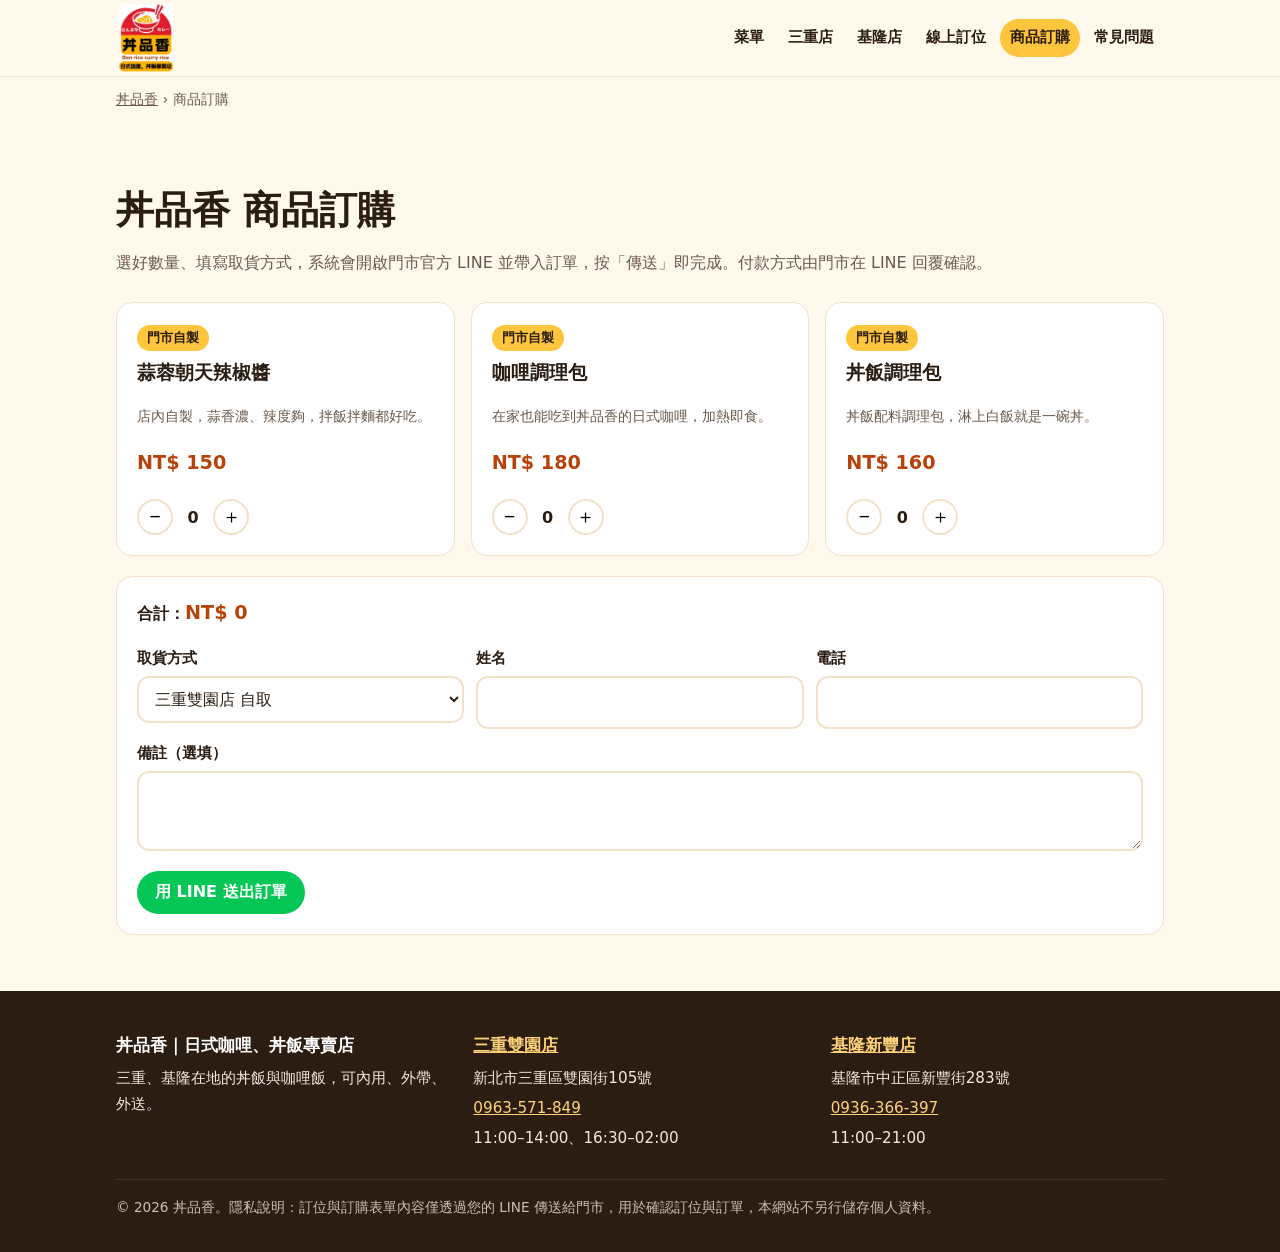
<file: shop/index.html>
<!doctype html>
<html lang="zh-Hant-TW">
<head>
<meta charset="utf-8">
<meta name="viewport" content="width=device-width,initial-scale=1">
<title>丼品香 商品訂購｜蒜蓉朝天辣椒醬・咖哩調理包・丼飯調理包</title>
<meta name="description" content="把丼品香的味道帶回家：店內自製蒜蓉朝天辣椒醬、日式咖哩調理包、丼飯調理包。透過 LINE 下單，三重、基隆門市自取或宅配。">
<link rel="canonical" href="https://www.currytaipei.com.tw/shop/">
<meta name="robots" content="index,follow,max-image-preview:large">
<meta name="theme-color" content="#e8590c">
<meta property="og:type" content="restaurant">
<meta property="og:site_name" content="丼品香">
<meta property="og:locale" content="zh_TW">
<meta property="og:title" content="丼品香 商品訂購｜蒜蓉朝天辣椒醬・咖哩調理包・丼飯調理包">
<meta property="og:description" content="把丼品香的味道帶回家：店內自製蒜蓉朝天辣椒醬、日式咖哩調理包、丼飯調理包。透過 LINE 下單，三重、基隆門市自取或宅配。">
<meta property="og:url" content="https://www.currytaipei.com.tw/shop/">
<meta property="og:image" content="https://www.currytaipei.com.tw/og-image.png">
<meta property="og:image:width" content="1200"><meta property="og:image:height" content="630">
<meta name="twitter:card" content="summary_large_image">
<link rel="icon" href="/favicon.svg" type="image/svg+xml">
<link rel="apple-touch-icon" href="/favicon-512.png">
<link rel="stylesheet" href="/assets/style.css">
<script type="application/ld+json">{"@context": "https://schema.org", "@type": "Product", "name": "蒜蓉朝天辣椒醬", "description": "店內自製，蒜香濃、辣度夠，拌飯拌麵都好吃。", "image": "https://www.currytaipei.com.tw/og-image.png", "brand": {"@type": "Brand", "name": "丼品香"}, "offers": {"@type": "Offer", "price": "150", "priceCurrency": "TWD", "availability": "https://schema.org/InStock", "url": "https://www.currytaipei.com.tw/shop/"}}</script>
<script type="application/ld+json">{"@context": "https://schema.org", "@type": "Product", "name": "咖哩調理包", "description": "在家也能吃到丼品香的日式咖哩，加熱即食。", "image": "https://www.currytaipei.com.tw/og-image.png", "brand": {"@type": "Brand", "name": "丼品香"}, "offers": {"@type": "Offer", "price": "180", "priceCurrency": "TWD", "availability": "https://schema.org/InStock", "url": "https://www.currytaipei.com.tw/shop/"}}</script>
<script type="application/ld+json">{"@context": "https://schema.org", "@type": "Product", "name": "丼飯調理包", "description": "丼飯配料調理包，淋上白飯就是一碗丼。", "image": "https://www.currytaipei.com.tw/og-image.png", "brand": {"@type": "Brand", "name": "丼品香"}, "offers": {"@type": "Offer", "price": "160", "priceCurrency": "TWD", "availability": "https://schema.org/InStock", "url": "https://www.currytaipei.com.tw/shop/"}}</script>
<script type="application/ld+json">{"@context": "https://schema.org", "@type": "BreadcrumbList", "itemListElement": [{"@type": "ListItem", "position": 1, "name": "丼品香", "item": "https://www.currytaipei.com.tw/"}, {"@type": "ListItem", "position": 2, "name": "商品訂購", "item": "https://www.currytaipei.com.tw/shop/"}]}</script>
</head>
<body>
<header class="site-header"><div class="wrap">
<a class="logo" href="/" aria-label="丼品香 首頁"><img src="/assets/logo-donpinxiang.png" width="502" height="632" alt="丼品香 日式咖哩、丼飯專賣店"></a>
<nav class="nav" aria-label="主選單">
<a href="/#menu">菜單</a><a href="/sanchong/">三重店</a><a href="/keelung/">基隆店</a><a href="/#booking">線上訂位</a><a href="/shop/" aria-current="page">商品訂購</a><a href="/#faq">常見問題</a>
</nav></div></header>
<main>
<div class="wrap crumbs"><a href="/">丼品香</a> › 商品訂購</div>
<section><div class="wrap">
<h1 style="font-size:clamp(1.6rem,4vw,2.4rem);margin:0 0 6px">丼品香 商品訂購</h1>
<p class="lead">選好數量、填寫取貨方式，系統會開啟門市官方 LINE 並帶入訂單，按「傳送」即完成。付款方式由門市在 LINE 回覆確認。</p>
<div class="grid g3"><article class="card" data-product="蒜蓉朝天辣椒醬" data-price="150"><span class="tag">門市自製</span><h3>蒜蓉朝天辣椒醬</h3><p class="note">店內自製，蒜香濃、辣度夠，拌飯拌麵都好吃。</p><p class="price">NT$ 150</p>
<div class="qty"><button type="button" data-minus aria-label="減少蒜蓉朝天辣椒醬">−</button><output aria-live="polite">0</output><button type="button" data-plus aria-label="增加蒜蓉朝天辣椒醬">＋</button></div></article><article class="card" data-product="咖哩調理包" data-price="180"><span class="tag">門市自製</span><h3>咖哩調理包</h3><p class="note">在家也能吃到丼品香的日式咖哩，加熱即食。</p><p class="price">NT$ 180</p>
<div class="qty"><button type="button" data-minus aria-label="減少咖哩調理包">−</button><output aria-live="polite">0</output><button type="button" data-plus aria-label="增加咖哩調理包">＋</button></div></article><article class="card" data-product="丼飯調理包" data-price="160"><span class="tag">門市自製</span><h3>丼飯調理包</h3><p class="note">丼飯配料調理包，淋上白飯就是一碗丼。</p><p class="price">NT$ 160</p>
<div class="qty"><button type="button" data-minus aria-label="減少丼飯調理包">−</button><output aria-live="polite">0</output><button type="button" data-plus aria-label="增加丼飯調理包">＋</button></div></article></div>
<form id="shop-form" class="card" style="margin-top:20px">
<p style="margin-top:0"><b>合計：<span id="shop-total" class="price">NT$ 0</span></b></p>
<div class="row">
<div><label for="s-pick">取貨方式</label><select id="s-pick" name="pickup"><option value="sanchong">三重雙園店 自取</option><option value="keelung">基隆新豐店 自取</option><option value="delivery">宅配（運費另計）</option></select></div>
<div><label for="s-name">姓名</label><input id="s-name" name="name" autocomplete="name" required></div>
<div><label for="s-phone">電話</label><input id="s-phone" name="phone" type="tel" autocomplete="tel" required></div>
</div>
<div class="row" id="addr-row" style="display:none"><div><label for="s-addr">宅配地址</label><input id="s-addr" name="address" autocomplete="street-address"></div></div>
<div class="row"><div><label for="s-note">備註（選填）</label><textarea id="s-note" name="note" rows="2"></textarea></div></div>
<button class="btn btn-line" type="submit">用 LINE 送出訂單</button>
<div id="shop-msg" class="form-msg" role="status"></div>
</form></div></section>
</main>
<footer><div class="wrap">
<div class="grid g3">
<div><h3>丼品香｜日式咖哩、丼飯專賣店</h3><p>三重、基隆在地的丼飯與咖哩飯，可內用、外帶、外送。</p></div>
<div><h3><a href="/sanchong/">三重雙園店</a></h3><p>新北市三重區雙園街105號</p><p><a href="tel:0963571849">0963-571-849</a></p><p>11:00–14:00、16:30–02:00</p></div>
<div><h3><a href="/keelung/">基隆新豐店</a></h3><p>基隆市中正區新豐街283號</p><p><a href="tel:0936366397">0936-366-397</a></p><p>11:00–21:00</p></div>
</div>
<p class="copy">© <span id="year"></span> 丼品香。隱私說明：訂位與訂購表單內容僅透過您的 LINE 傳送給門市，用於確認訂位與訂單，本網站不另行儲存個人資料。</p>
</div></footer>
<script src="/assets/app.js" defer></script>
</body></html>
</file>
<file: assets/style.css>
:root{
  --bg:#fff8ec; --surface:#ffffff; --ink:#2b1d12; --muted:#6b5a4a;
  --brand:#e8590c; --brand-dark:#b8430a; --sun:#ffc53d; --line:#06c755;
  --panda:#d70f64; --uber:#000000; --border:#f1e2cc; --radius:16px;
}
*{box-sizing:border-box}
html{scroll-behavior:smooth}
body{margin:0;background:var(--bg);color:var(--ink);font-family:"PingFang TC","Noto Sans TC","Microsoft JhengHei","Heiti TC",system-ui,sans-serif;line-height:1.7;-webkit-text-size-adjust:100%}
img{max-width:100%;height:auto;display:block}
a{color:var(--brand-dark)}
.wrap{max-width:1080px;margin:0 auto;padding:0 16px}
/* header */
.site-header{position:sticky;top:0;z-index:20;background:rgba(255,248,236,.95);backdrop-filter:blur(6px);border-bottom:1px solid var(--border)}
.site-header .wrap{display:flex;align-items:center;justify-content:space-between;gap:12px;min-height:76px}
.logo{display:flex;align-items:center;color:var(--ink);text-decoration:none;flex:0 0 auto}
.logo img{width:60px;height:68px;object-fit:contain}
.nav{display:flex;gap:4px;overflow-x:auto;scrollbar-width:none}
.nav::-webkit-scrollbar{display:none}
.nav a{white-space:nowrap;text-decoration:none;color:var(--ink);font-weight:600;padding:6px 10px;border-radius:999px;font-size:.95rem}
.nav a:hover,.nav a[aria-current=page]{background:var(--sun)}
@media(max-width:720px){.site-header .wrap{height:auto;flex-direction:column;align-items:stretch;padding-top:8px;padding-bottom:6px;gap:4px}.logo{justify-content:center}.logo img{width:54px;height:61px}}
/* hero */
.hero{background:linear-gradient(135deg,#ff8a3d 0%,#e8590c 55%,#c2410c 100%);color:#fff;padding:56px 0 64px}
.hero .eyebrow{display:inline-block;background:var(--sun);color:var(--ink);font-weight:800;padding:4px 12px;border-radius:999px;font-size:.9rem}
.hero h1{font-size:clamp(1.8rem,5vw,3rem);line-height:1.25;margin:14px 0 10px;font-weight:900}
.hero p{font-size:1.1rem;max-width:640px;margin:0 0 22px;opacity:.95}
.btns{display:flex;flex-wrap:wrap;gap:10px}
.btn{display:inline-flex;align-items:center;gap:6px;padding:11px 18px;border-radius:999px;font-weight:800;text-decoration:none;border:0;cursor:pointer;font-size:1rem;font-family:inherit}
.btn-primary{background:var(--sun);color:var(--ink)}
.btn-ghost{background:rgba(255,255,255,.18);color:#fff;border:2px solid rgba(255,255,255,.7)}
.btn-line{background:var(--line);color:#fff}
.btn-panda{background:var(--panda);color:#fff}
.btn-uber{background:var(--uber);color:#fff}
.btn-map{background:#fff;color:var(--ink);border:2px solid var(--border)}
.btn-brand{background:var(--brand);color:#fff}
.btn:hover{filter:brightness(1.06)}
/* sections */
section{padding:56px 0}
section.alt{background:var(--surface)}
h2{font-size:clamp(1.5rem,3.6vw,2.1rem);margin:0 0 6px;font-weight:900}
h3{margin:0 0 6px;font-size:1.2rem}
.lead{color:var(--muted);margin:0 0 26px}
.grid{display:grid;gap:16px}
.g2{grid-template-columns:repeat(auto-fit,minmax(280px,1fr))}
.g3{grid-template-columns:repeat(auto-fit,minmax(230px,1fr))}
.card{background:var(--surface);border:1px solid var(--border);border-radius:var(--radius);padding:20px}
section.alt .card{background:var(--bg)}
.tag{display:inline-block;font-size:.8rem;font-weight:800;background:var(--sun);border-radius:999px;padding:2px 10px;margin-bottom:6px}
.store dl{display:grid;grid-template-columns:auto 1fr;gap:4px 10px;margin:10px 0 16px}
.store dt{font-weight:800}
.store dd{margin:0}
.store .btns .btn{padding:9px 14px;font-size:.92rem}
.rating{font-size:1.05rem}
.rating b{font-size:1.5rem;color:var(--brand-dark)}
.featured-menu{display:grid;grid-template-columns:repeat(2,minmax(0,1fr));gap:20px;margin-bottom:32px}
.featured-dish{padding:0;overflow:hidden;border:0;box-shadow:0 12px 30px rgba(76,43,20,.12)}
.featured-dish img{width:100%;aspect-ratio:16/10;object-fit:cover}
.featured-copy{padding:20px}
.featured-copy h3{display:flex;justify-content:space-between;align-items:baseline;gap:12px;font-size:1.3rem}
.featured-copy h3 strong{color:var(--brand-dark);font-size:1rem;white-space:nowrap}
.featured-copy p{margin:7px 0 0;color:var(--muted)}
.menu-groups{display:grid;grid-template-columns:repeat(3,minmax(0,1fr));gap:16px;align-items:start}
.menu-group{background:var(--bg);border:1px solid var(--border);border-radius:var(--radius);padding:20px}
.menu-group h3{color:var(--brand-dark);font-size:1.35rem;border-bottom:3px solid var(--sun);padding-bottom:7px}
.menu-group .subhead{margin-top:20px}
.menu-extra{margin:0 0 10px;color:var(--muted);font-size:.84rem}
.price-list{list-style:none;padding:0;margin:0}
.price-list li{display:grid;grid-template-columns:1fr auto;gap:4px 10px;align-items:baseline;padding:7px 0;border-bottom:1px dashed #e6d5bd}
.price-list li:last-child{border-bottom:0}
.price-list b{color:var(--brand-dark)}
.price-list b::before{content:"NT$";font-size:.7em;margin-right:2px}
.price-list small{grid-column:1/-1;color:var(--brand);font-weight:700}
.menu-note{margin:22px 0 0;padding:13px 16px;border-left:5px solid var(--brand);background:#fff3dc;border-radius:8px;color:var(--muted)}
.menu-board{margin-top:16px;background:var(--bg)}
.menu-board img{margin:16px auto 0;max-width:820px;border-radius:12px;border:1px solid var(--border)}
@media(max-width:900px){.menu-groups{grid-template-columns:repeat(2,minmax(0,1fr))}}
@media(max-width:680px){.featured-menu,.menu-groups{grid-template-columns:1fr}.featured-copy{padding:16px}.featured-copy h3{font-size:1.18rem}}
.note{font-size:.9rem;color:var(--muted)}
.price{font-weight:900;color:var(--brand-dark);font-size:1.2rem}
/* form */
form .row{display:grid;gap:12px;grid-template-columns:repeat(auto-fit,minmax(200px,1fr));margin-bottom:12px}
label{display:block;font-weight:700;font-size:.95rem;margin-bottom:4px}
input,select,textarea{width:100%;padding:11px 12px;border:2px solid var(--border);border-radius:12px;font:inherit;background:#fff;color:var(--ink)}
input:focus,select:focus,textarea:focus{outline:none;border-color:var(--brand)}
.form-msg{margin-top:12px;padding:12px;border-radius:12px;background:#e8f9ee;display:none}
.form-msg.show{display:block}
/* faq */
details{background:var(--surface);border:1px solid var(--border);border-radius:12px;padding:14px 16px;margin-bottom:10px}
section.alt details{background:var(--bg)}
summary{font-weight:800;cursor:pointer}
details p{margin:8px 0 0}
/* breadcrumb */
.crumbs{font-size:.9rem;padding:10px 16px;color:var(--muted)}
.crumbs a{color:var(--muted)}
/* qty */
.qty{display:flex;align-items:center;gap:8px;margin-top:10px}
.qty button{width:36px;height:36px;border-radius:50%;border:2px solid var(--border);background:#fff;font-size:1.2rem;cursor:pointer}
.qty output{min-width:24px;text-align:center;font-weight:800}
/* footer */
footer{background:var(--ink);color:#f4e9dc;padding:40px 0 28px;font-size:.95rem}
footer a{color:#ffd27a}
footer .grid{gap:24px}
footer h3{color:#fff;font-size:1.05rem}
footer p{margin:4px 0}
.copy{border-top:1px solid #4a3a2c;margin-top:24px;padding-top:16px;font-size:.85rem;opacity:.8}
.sr-only{position:absolute;width:1px;height:1px;overflow:hidden;clip:rect(0 0 0 0)}
</file>
